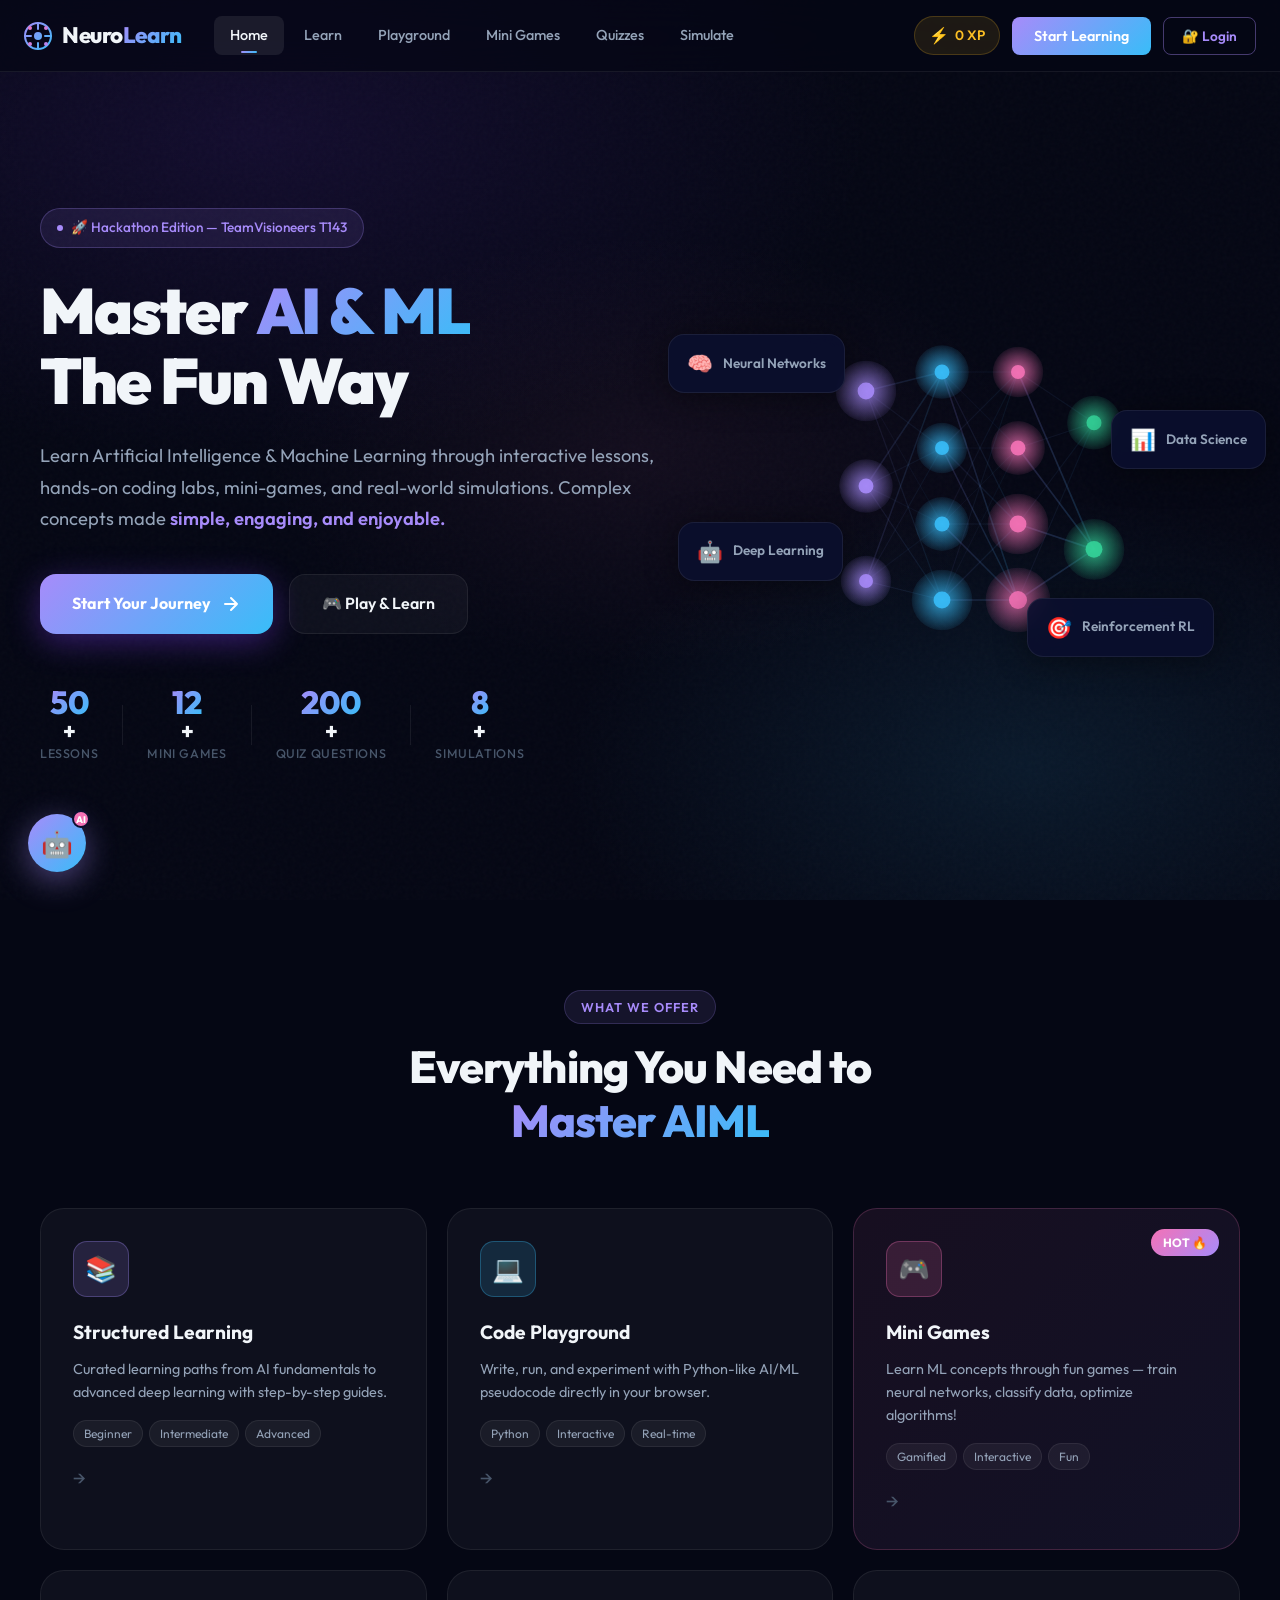
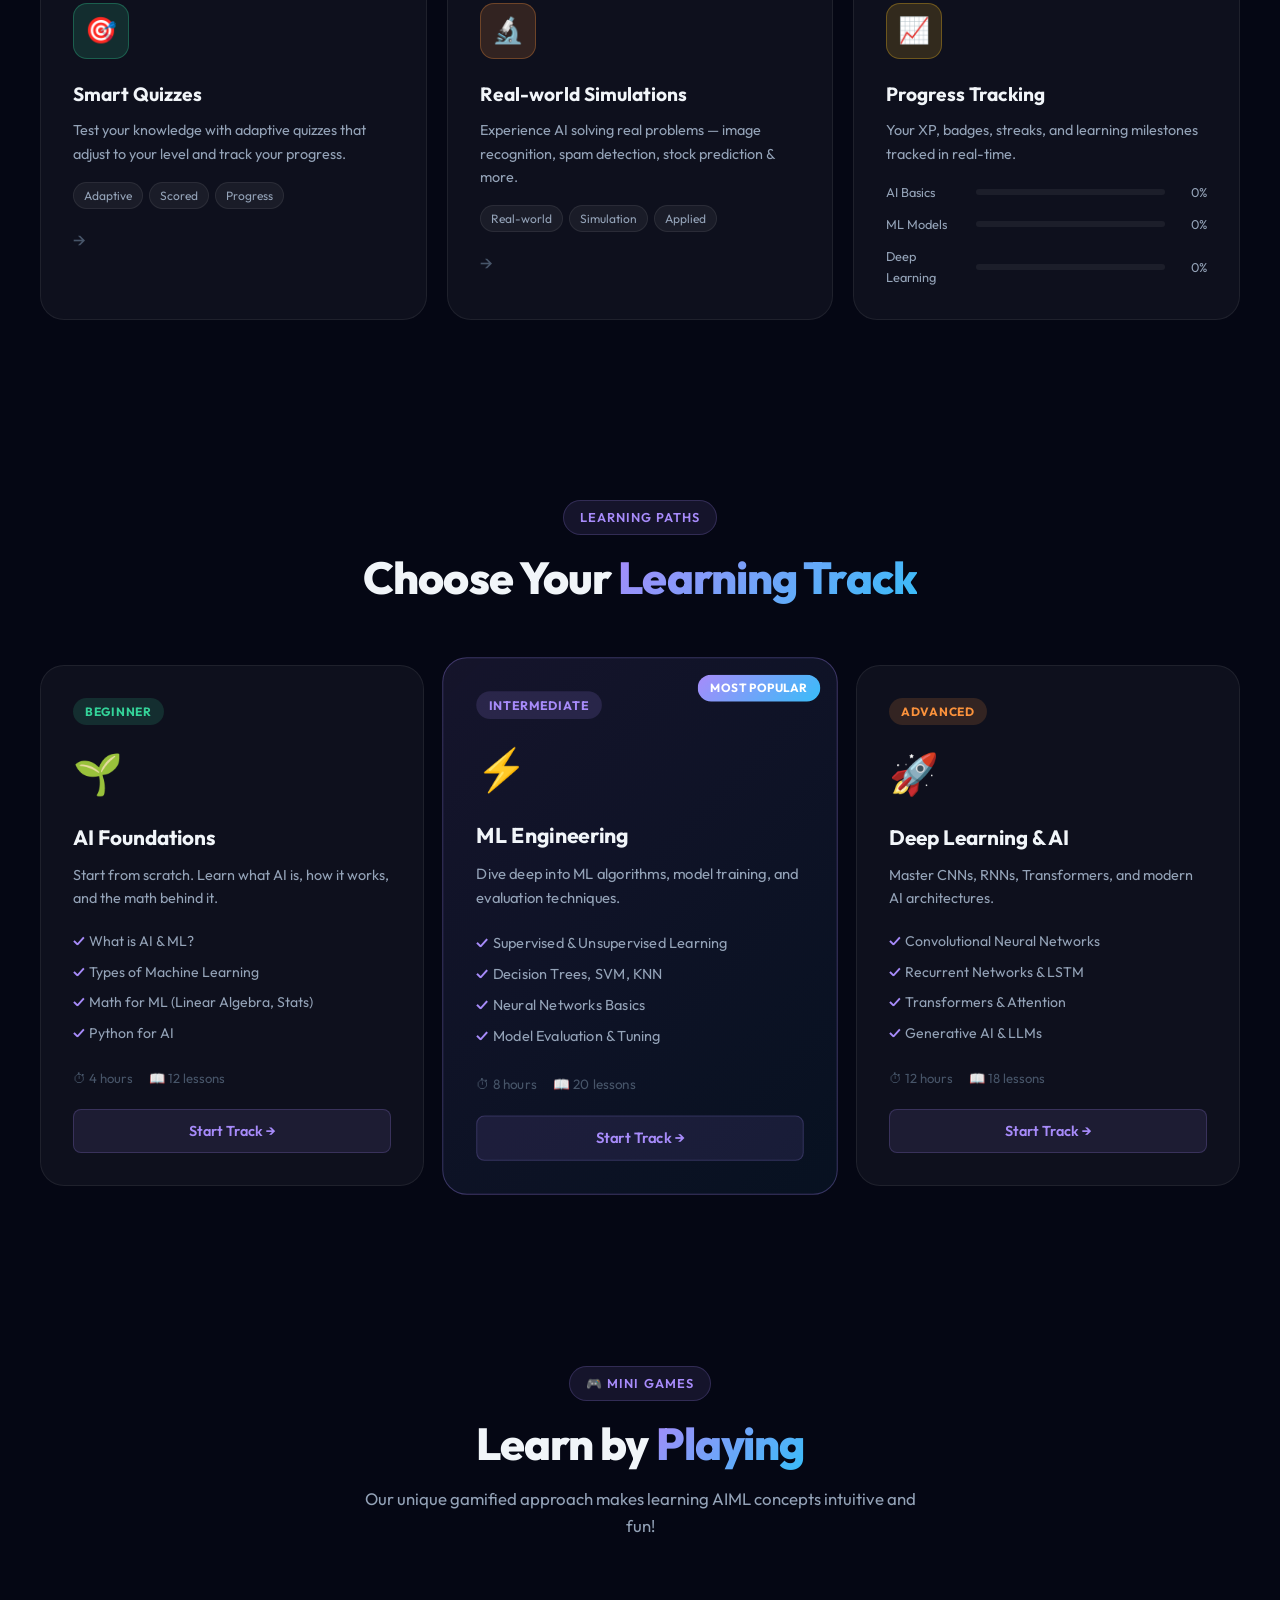
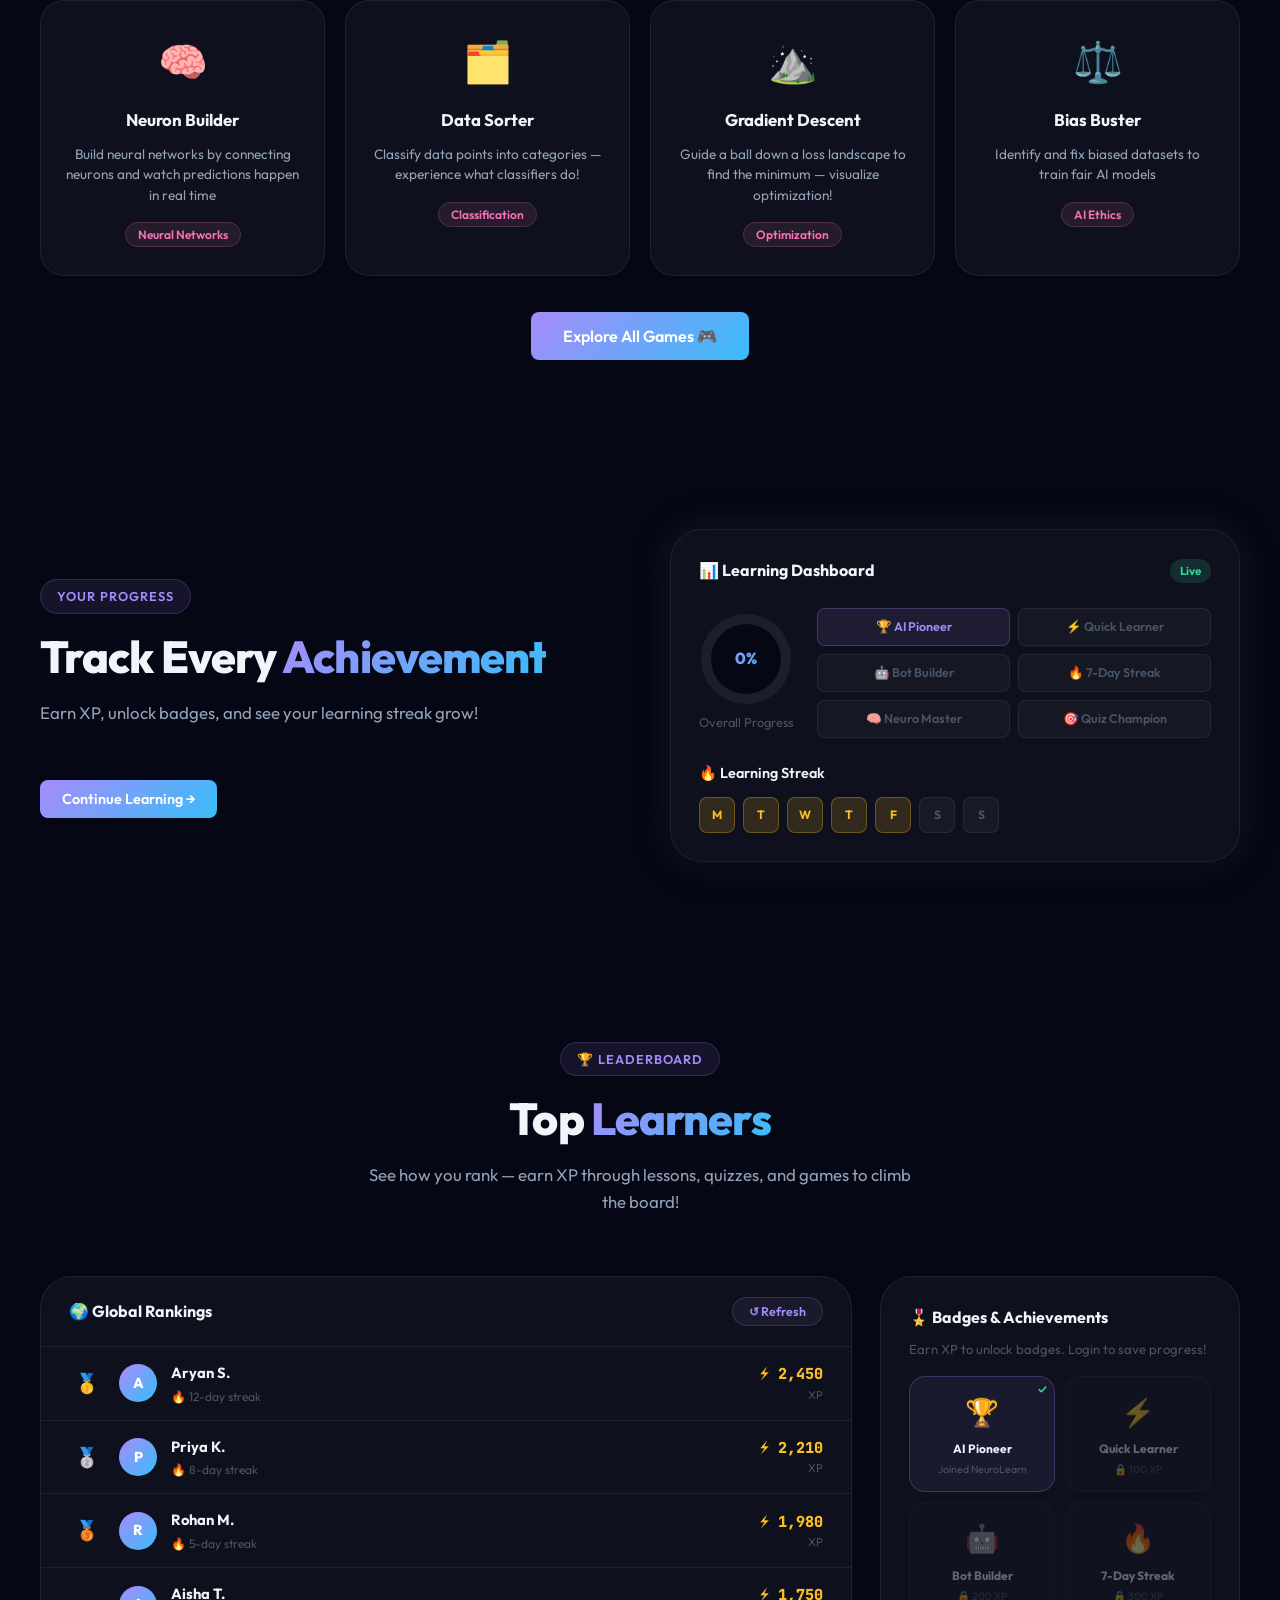
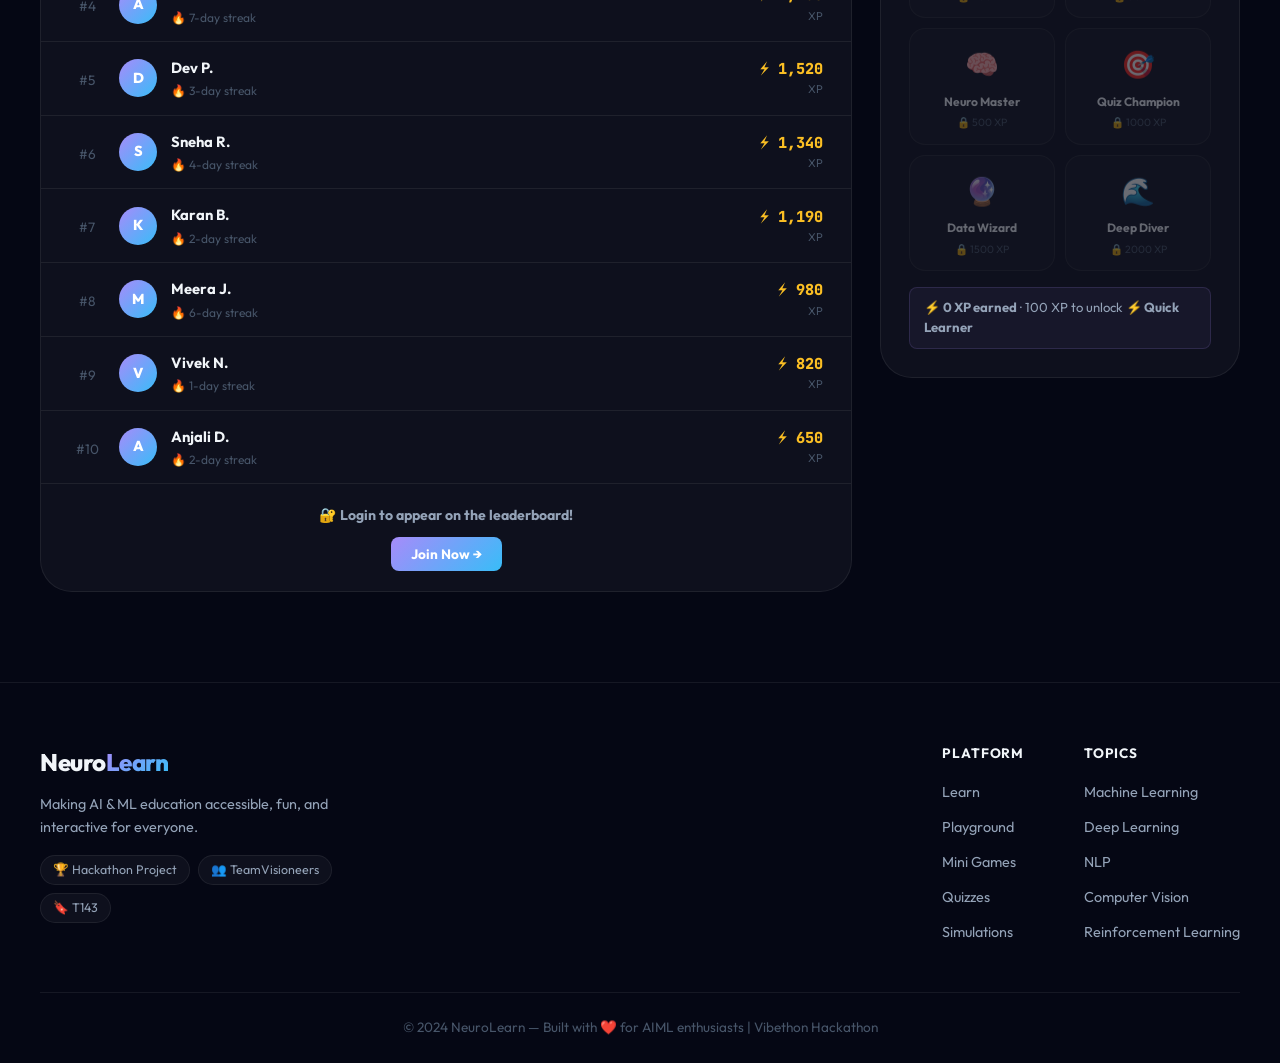
<file: index.html>
<!DOCTYPE html>
<html lang="en">

<head>
  <meta charset="UTF-8" />
  <meta name="viewport" content="width=device-width, initial-scale=1.0" />
  <title>NeuroLearn – All-in-One AIML Learning Platform</title>
  <meta name="description"
    content="Learn AI & Machine Learning interactively with courses, coding labs, mini-games, quizzes, and real-world simulations. Make AIML fun!" />
  <link rel="preconnect" href="https://fonts.googleapis.com" />
  <link rel="preconnect" href="https://fonts.gstatic.com" crossorigin />
  <link
    href="https://fonts.googleapis.com/css2?family=Outfit:wght@300;400;500;600;700;800;900&family=JetBrains+Mono:wght@400;600&display=swap"
    rel="stylesheet" />
  <link rel="stylesheet" href="css/style.css" />
</head>

<body>
  <!-- Animated Background -->
  <div class="bg-canvas" id="bgCanvas"></div>
  <div class="noise-overlay"></div>

  <!-- Navbar -->
  <nav class="navbar" id="navbar">
    <div class="nav-container">
      <a href="index.html" class="nav-logo">
        <div class="logo-icon">
          <svg width="28" height="28" viewBox="0 0 28 28" fill="none">
            <circle cx="14" cy="14" r="13" stroke="url(#lg1)" stroke-width="2" />
            <circle cx="14" cy="14" r="4" fill="url(#lg1)" />
            <path d="M14 1v6M14 21v6M1 14h6M21 14h6" stroke="url(#lg1)" stroke-width="2" stroke-linecap="round" />
            <circle cx="6" cy="6" r="2" fill="url(#lg2)" />
            <circle cx="22" cy="6" r="2" fill="url(#lg2)" />
            <circle cx="6" cy="22" r="2" fill="url(#lg2)" />
            <circle cx="22" cy="22" r="2" fill="url(#lg2)" />
            <defs>
              <linearGradient id="lg1" x1="0" y1="0" x2="28" y2="28" gradientUnits="userSpaceOnUse">
                <stop stop-color="#a78bfa" />
                <stop offset="1" stop-color="#38bdf8" />
              </linearGradient>
              <linearGradient id="lg2" x1="0" y1="0" x2="28" y2="28" gradientUnits="userSpaceOnUse">
                <stop stop-color="#f472b6" />
                <stop offset="1" stop-color="#a78bfa" />
              </linearGradient>
            </defs>
          </svg>
        </div>
        <span class="logo-text">Neuro<span class="logo-accent">Learn</span></span>
      </a>
      <div class="nav-links" id="navLinks">
        <a href="index.html" class="nav-link active" id="nav-home">Home</a>
        <a href="learn.html" class="nav-link" id="nav-learn">Learn</a>
        <a href="playground.html" class="nav-link" id="nav-playground">Playground</a>
        <a href="games.html" class="nav-link" id="nav-games">Mini Games</a>
        <a href="quiz.html" class="nav-link" id="nav-quiz">Quizzes</a>
        <a href="simulate.html" class="nav-link" id="nav-simulate">Simulate</a>
      </div>
      <div class="nav-actions">
        <div class="xp-badge" id="xpBadge">
          <span class="xp-icon">⚡</span>
          <span id="xpCount">0 XP</span>
        </div>
        <!-- Auth UI injected by main.js into .nav-actions -->
        <button class="btn-primary" id="startLearningBtn" onclick="window.location.href='learn.html'">Start
          Learning</button>
        <button class="hamburger" id="hamburger" aria-label="Toggle menu">
          <span></span><span></span><span></span>
        </button>
      </div>
    </div>
  </nav>

  <!-- Hero Section -->
  <section class="hero" id="hero">
    <div class="hero-content">
      <div class="hero-badge">
        <span class="badge-dot"></span>
        🚀 Hackathon Edition — TeamVisioneers T143
      </div>
      <h1 class="hero-title">
        Master <span class="gradient-text">AI & ML</span><br />
        The Fun Way
      </h1>
      <p class="hero-subtitle">
        Learn Artificial Intelligence & Machine Learning through interactive lessons,
        hands-on coding labs, mini-games, and real-world simulations.
        Complex concepts made <em>simple, engaging, and enjoyable.</em>
      </p>
      <div class="hero-actions">
        <a href="learn.html" class="btn-hero-primary">
          <span>Start Your Journey</span>
          <svg width="20" height="20" viewBox="0 0 20 20" fill="none">
            <path d="M4 10h12M10 4l6 6-6 6" stroke="currentColor" stroke-width="2" stroke-linecap="round"
              stroke-linejoin="round" />
          </svg>
        </a>
        <a href="games.html" class="btn-hero-secondary">
          <span>🎮 Play & Learn</span>
        </a>
      </div>
      <div class="hero-stats">
        <div class="stat-item">
          <span class="stat-num" data-target="50">0</span><span>+</span>
          <span class="stat-label">Lessons</span>
        </div>
        <div class="stat-divider"></div>
        <div class="stat-item">
          <span class="stat-num" data-target="12">0</span><span>+</span>
          <span class="stat-label">Mini Games</span>
        </div>
        <div class="stat-divider"></div>
        <div class="stat-item">
          <span class="stat-num" data-target="200">0</span><span>+</span>
          <span class="stat-label">Quiz Questions</span>
        </div>
        <div class="stat-divider"></div>
        <div class="stat-item">
          <span class="stat-num" data-target="8">0</span><span>+</span>
          <span class="stat-label">Simulations</span>
        </div>
      </div>
    </div>
    <div class="hero-visual">
      <div class="neural-viz" id="neuralViz"></div>
      <div class="floating-cards">
        <div class="float-card fc1">
          <div class="fc-icon">🧠</div>
          <div class="fc-text">Neural Networks</div>
        </div>
        <div class="float-card fc2">
          <div class="fc-icon">📊</div>
          <div class="fc-text">Data Science</div>
        </div>
        <div class="float-card fc3">
          <div class="fc-icon">🤖</div>
          <div class="fc-text">Deep Learning</div>
        </div>
        <div class="float-card fc4">
          <div class="fc-icon">🎯</div>
          <div class="fc-text">Reinforcement RL</div>
        </div>
      </div>
    </div>
  </section>

  <!-- Features Section -->
  <section class="features-section" id="features">
    <div class="section-header">
      <span class="section-tag">What We Offer</span>
      <h2 class="section-title">Everything You Need to<br /><span class="gradient-text">Master AIML</span></h2>
    </div>
    <div class="features-grid">
      <a href="learn.html" class="feature-card" id="feat-learn">
        <div class="feature-icon-wrap" style="--icon-color: #a78bfa;">
          <span class="feature-icon">📚</span>
        </div>
        <h3>Structured Learning</h3>
        <p>Curated learning paths from AI fundamentals to advanced deep learning with step-by-step guides.</p>
        <div class="feature-tags">
          <span>Beginner</span><span>Intermediate</span><span>Advanced</span>
        </div>
        <div class="feature-arrow">→</div>
      </a>
      <a href="playground.html" class="feature-card" id="feat-playground">
        <div class="feature-icon-wrap" style="--icon-color: #38bdf8;">
          <span class="feature-icon">💻</span>
        </div>
        <h3>Code Playground</h3>
        <p>Write, run, and experiment with Python-like AI/ML pseudocode directly in your browser.</p>
        <div class="feature-tags">
          <span>Python</span><span>Interactive</span><span>Real-time</span>
        </div>
        <div class="feature-arrow">→</div>
      </a>
      <a href="games.html" class="feature-card highlight-card" id="feat-games">
        <div class="feature-icon-wrap" style="--icon-color: #f472b6;">
          <span class="feature-icon">🎮</span>
        </div>
        <h3>Mini Games</h3>
        <p>Learn ML concepts through fun games — train neural networks, classify data, optimize algorithms!</p>
        <div class="feature-tags">
          <span>Gamified</span><span>Interactive</span><span>Fun</span>
        </div>
        <div class="feature-arrow">→</div>
        <div class="new-badge">HOT 🔥</div>
      </a>
      <a href="quiz.html" class="feature-card" id="feat-quiz">
        <div class="feature-icon-wrap" style="--icon-color: #34d399;">
          <span class="feature-icon">🎯</span>
        </div>
        <h3>Smart Quizzes</h3>
        <p>Test your knowledge with adaptive quizzes that adjust to your level and track your progress.</p>
        <div class="feature-tags">
          <span>Adaptive</span><span>Scored</span><span>Progress</span>
        </div>
        <div class="feature-arrow">→</div>
      </a>
      <a href="simulate.html" class="feature-card" id="feat-simulate">
        <div class="feature-icon-wrap" style="--icon-color: #fb923c;">
          <span class="feature-icon">🔬</span>
        </div>
        <h3>Real-world Simulations</h3>
        <p>Experience AI solving real problems — image recognition, spam detection, stock prediction & more.</p>
        <div class="feature-tags">
          <span>Real-world</span><span>Simulation</span><span>Applied</span>
        </div>
        <div class="feature-arrow">→</div>
      </a>
      <div class="feature-card progress-card" id="feat-progress">
        <div class="feature-icon-wrap" style="--icon-color: #fbbf24;">
          <span class="feature-icon">📈</span>
        </div>
        <h3>Progress Tracking</h3>
        <p>Your XP, badges, streaks, and learning milestones tracked in real-time.</p>
        <div class="progress-mini">
          <div class="prog-bar-wrap">
            <span>AI Basics</span>
            <div class="prog-bar">
              <div class="prog-fill" style="width: 75%"></div>
            </div>
            <span>75%</span>
          </div>
          <div class="prog-bar-wrap">
            <span>ML Models</span>
            <div class="prog-bar">
              <div class="prog-fill" style="width: 45%; --fill-color: #38bdf8;"></div>
            </div>
            <span>45%</span>
          </div>
          <div class="prog-bar-wrap">
            <span>Deep Learning</span>
            <div class="prog-bar">
              <div class="prog-fill" style="width: 20%; --fill-color: #f472b6;"></div>
            </div>
            <span>20%</span>
          </div>
        </div>
      </div>
    </div>
  </section>

  <!-- Learning Paths Section -->
  <section class="paths-section">
    <div class="section-header">
      <span class="section-tag">Learning Paths</span>
      <h2 class="section-title">Choose Your <span class="gradient-text">Learning Track</span></h2>
    </div>
    <div class="paths-grid">
      <div class="path-card" onclick="window.location.href='learn.html?track=beginner'">
        <div class="path-level beginner">Beginner</div>
        <div class="path-icon">🌱</div>
        <h3>AI Foundations</h3>
        <p>Start from scratch. Learn what AI is, how it works, and the math behind it.</p>
        <ul class="path-topics">
          <li>What is AI & ML?</li>
          <li>Types of Machine Learning</li>
          <li>Math for ML (Linear Algebra, Stats)</li>
          <li>Python for AI</li>
        </ul>
        <div class="path-meta">
          <span>⏱ 4 hours</span>
          <span>📖 12 lessons</span>
        </div>
        <button class="path-btn">Start Track →</button>
      </div>
      <div class="path-card featured-path" onclick="window.location.href='learn.html?track=intermediate'">
        <div class="path-best">Most Popular</div>
        <div class="path-level intermediate">Intermediate</div>
        <div class="path-icon">⚡</div>
        <h3>ML Engineering</h3>
        <p>Dive deep into ML algorithms, model training, and evaluation techniques.</p>
        <ul class="path-topics">
          <li>Supervised & Unsupervised Learning</li>
          <li>Decision Trees, SVM, KNN</li>
          <li>Neural Networks Basics</li>
          <li>Model Evaluation & Tuning</li>
        </ul>
        <div class="path-meta">
          <span>⏱ 8 hours</span>
          <span>📖 20 lessons</span>
        </div>
        <button class="path-btn">Start Track →</button>
      </div>
      <div class="path-card" onclick="window.location.href='learn.html?track=advanced'">
        <div class="path-level advanced">Advanced</div>
        <div class="path-icon">🚀</div>
        <h3>Deep Learning & AI</h3>
        <p>Master CNNs, RNNs, Transformers, and modern AI architectures.</p>
        <ul class="path-topics">
          <li>Convolutional Neural Networks</li>
          <li>Recurrent Networks & LSTM</li>
          <li>Transformers & Attention</li>
          <li>Generative AI & LLMs</li>
        </ul>
        <div class="path-meta">
          <span>⏱ 12 hours</span>
          <span>📖 18 lessons</span>
        </div>
        <button class="path-btn">Start Track →</button>
      </div>
    </div>
  </section>

  <!-- Mini Games Preview -->
  <section class="games-preview-section">
    <div class="section-header">
      <span class="section-tag">🎮 Mini Games</span>
      <h2 class="section-title">Learn by <span class="gradient-text">Playing</span></h2>
      <p class="section-desc">Our unique gamified approach makes learning AIML concepts intuitive and fun!</p>
    </div>
    <div class="games-preview-grid">
      <div class="game-preview-card" onclick="window.location.href='games.html#neuron-builder'">
        <div class="gp-icon">🧠</div>
        <h4>Neuron Builder</h4>
        <p>Build neural networks by connecting neurons and watch predictions happen in real time</p>
        <div class="gp-tags"><span>Neural Networks</span></div>
      </div>
      <div class="game-preview-card" onclick="window.location.href='games.html#data-sorter'">
        <div class="gp-icon">🗂️</div>
        <h4>Data Sorter</h4>
        <p>Classify data points into categories — experience what classifiers do!</p>
        <div class="gp-tags"><span>Classification</span></div>
      </div>
      <div class="game-preview-card" onclick="window.location.href='games.html#gradient-descent'">
        <div class="gp-icon">⛰️</div>
        <h4>Gradient Descent</h4>
        <p>Guide a ball down a loss landscape to find the minimum — visualize optimization!</p>
        <div class="gp-tags"><span>Optimization</span></div>
      </div>
      <div class="game-preview-card" onclick="window.location.href='games.html#bias-buster'">
        <div class="gp-icon">⚖️</div>
        <h4>Bias Buster</h4>
        <p>Identify and fix biased datasets to train fair AI models</p>
        <div class="gp-tags"><span>AI Ethics</span></div>
      </div>
    </div>
    <div class="section-cta">
      <a href="games.html" class="btn-primary btn-large">Explore All Games 🎮</a>
    </div>
  </section>

  <!-- Progress Dashboard Preview -->
  <section class="dashboard-section" id="dashboard">
    <div class="dash-content">
      <div class="section-header" style="text-align:left; align-items:flex-start;">
        <span class="section-tag">Your Progress</span>
        <h2 class="section-title">Track Every <span class="gradient-text">Achievement</span></h2>
        <p class="section-desc">Earn XP, unlock badges, and see your learning streak grow!</p>
      </div>
      <div class="dash-actions">
        <a href="learn.html" class="btn-primary">Continue Learning →</a>
      </div>
    </div>
    <div class="dash-widget">
      <div class="widget-header">
        <span>📊 Learning Dashboard</span>
        <span class="widget-tag">Live</span>
      </div>
      <div class="widget-stats">
        <div class="ws-item">
          <div class="ws-circle" style="--pct: 65%;">
            <span>65%</span>
          </div>
          <span>Overall Progress</span>
        </div>
        <div class="ws-badges">
          <div class="badge-item earned">🏆 AI Pioneer</div>
          <div class="badge-item earned">⚡ Quick Learner</div>
          <div class="badge-item earned">🧠 Neuro Master</div>
          <div class="badge-item">🔥 7-Day Streak</div>
          <div class="badge-item">🎯 Quiz Champion</div>
          <div class="badge-item">🤖 Bot Builder</div>
        </div>
      </div>
      <div class="streak-bar">
        <span>🔥 Learning Streak</span>
        <div class="streak-days">
          <div class="sd active">M</div>
          <div class="sd active">T</div>
          <div class="sd active">W</div>
          <div class="sd active">T</div>
          <div class="sd active">F</div>
          <div class="sd">S</div>
          <div class="sd">S</div>
        </div>
      </div>
    </div>
  </section>

  <!-- ============================================
       LEADERBOARD & BADGES SECTION (Req 3.8)
       ============================================ -->
  <section class="leaderboard-section" id="leaderboard" style="position:relative;z-index:1;">
    <div class="section-header">
      <span class="section-tag">🏆 Leaderboard</span>
      <h2 class="section-title">Top <span class="gradient-text">Learners</span></h2>
      <p class="section-desc">See how you rank — earn XP through lessons, quizzes, and games to climb the board!</p>
    </div>
    <div class="lb-container">
      <!-- Rankings List -->
      <div class="lb-list-wrap">
        <div class="lb-list-header">
          <h3>🌍 Global Rankings</h3>
          <button class="lb-refresh" onclick="renderLeaderboard()">↺ Refresh</button>
        </div>
        <div id="leaderboardList">
          <div style="padding:24px;text-align:center;color:var(--text-muted);font-size:0.88rem">Loading leaderboard...
          </div>
        </div>
        <div class="lb-login-prompt" id="lbLoginPrompt" style="display:none">
          <p>🔐 <strong>Login to appear on the leaderboard!</strong></p>
          <button class="lb-login-btn" onclick="openAuth('register')">Join Now →</button>
        </div>
      </div>
      <!-- Badges Showcase -->
      <div class="badge-showcase">
        <h3>🎖️ Badges &amp; Achievements</h3>
        <p style="font-size:0.82rem;color:var(--text-muted);margin-bottom:16px">Earn XP to unlock badges. Login to save
          progress!</p>
        <div class="bs-grid" id="badgeGrid">Loading...</div>
        <div class="bs-xp-info" id="bsXpInfo" style="margin-top:16px"></div>
      </div>
    </div>
  </section>

  <!-- Footer -->
  <footer class="footer">
    <div class="footer-content">
      <div class="footer-brand">
        <span class="logo-text">Neuro<span class="logo-accent">Learn</span></span>
        <p>Making AI & ML education accessible, fun, and interactive for everyone.</p>
        <div class="footer-badges">
          <span>🏆 Hackathon Project</span>
          <span>👥 TeamVisioneers</span>
          <span>🔖 T143</span>
        </div>
      </div>
      <div class="footer-links">
        <div class="fl-group">
          <h4>Platform</h4>
          <a href="learn.html">Learn</a>
          <a href="playground.html">Playground</a>
          <a href="games.html">Mini Games</a>
          <a href="quiz.html">Quizzes</a>
          <a href="simulate.html">Simulations</a>
        </div>
        <div class="fl-group">
          <h4>Topics</h4>
          <a href="learn.html?topic=ml">Machine Learning</a>
          <a href="learn.html?topic=dl">Deep Learning</a>
          <a href="learn.html?topic=nlp">NLP</a>
          <a href="learn.html?topic=cv">Computer Vision</a>
          <a href="learn.html?topic=rl">Reinforcement Learning</a>
        </div>
      </div>
    </div>
    <div class="footer-bottom">
      <p>© 2024 NeuroLearn — Built with ❤️ for AIML enthusiasts | Vibethon Hackathon</p>
    </div>
  </footer>

  <script src="js/main.js"></script>
  <script src="js/home.js"></script>
  <script src="js/chatbot.js"></script>
</body>

</html>
</file>
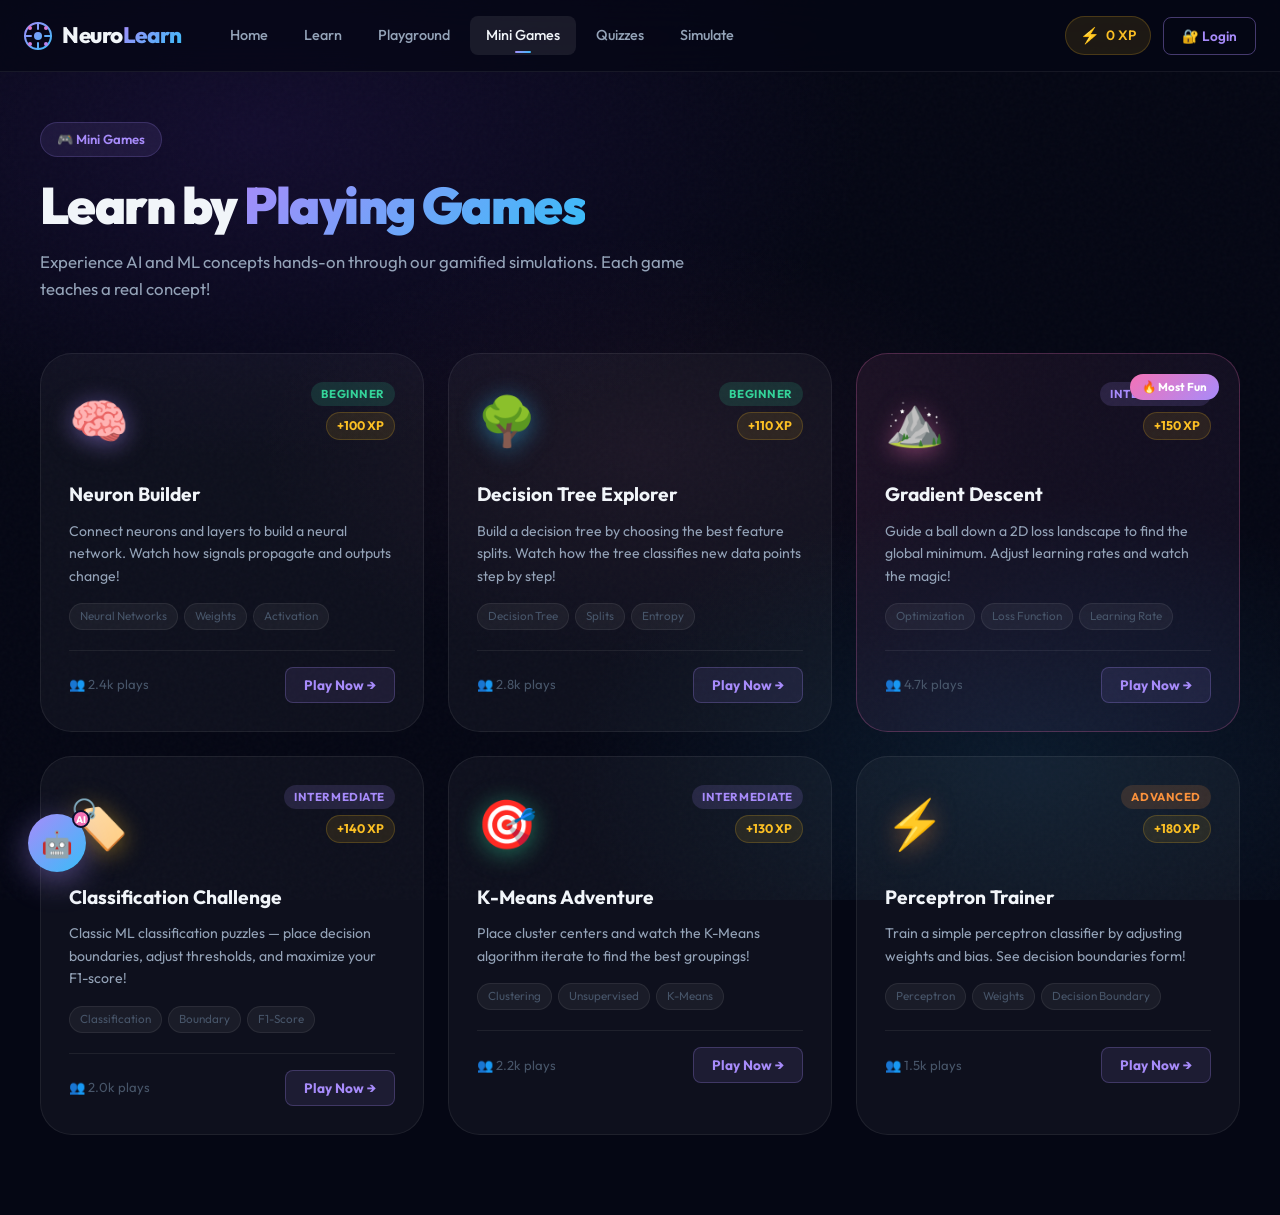
<file: games.html>
<!DOCTYPE html>
<html lang="en">

<head>
  <meta charset="UTF-8" />
  <meta name="viewport" content="width=device-width, initial-scale=1.0" />
  <title>Mini Games – NeuroLearn</title>
  <meta name="description"
    content="Learn AI and ML through fun interactive mini-games. Build neural networks, classify data, optimize algorithms, and more!" />
  <link
    href="https://fonts.googleapis.com/css2?family=Outfit:wght@300;400;500;600;700;800;900&family=JetBrains+Mono:wght@400;600&display=swap"
    rel="stylesheet" />
  <link rel="stylesheet" href="css/style.css" />
  <link rel="stylesheet" href="css/games.css" />
</head>

<body>
  <div class="bg-canvas"></div>
  <div class="noise-overlay"></div>
  <nav class="navbar" id="navbar">
    <div class="nav-container">
      <a href="index.html" class="nav-logo">
        <div class="logo-icon"><svg width="28" height="28" viewBox="0 0 28 28" fill="none">
            <circle cx="14" cy="14" r="13" stroke="url(#lg1)" stroke-width="2" />
            <circle cx="14" cy="14" r="4" fill="url(#lg1)" />
            <path d="M14 1v6M14 21v6M1 14h6M21 14h6" stroke="url(#lg1)" stroke-width="2" stroke-linecap="round" />
            <circle cx="6" cy="6" r="2" fill="url(#lg2)" />
            <circle cx="22" cy="6" r="2" fill="url(#lg2)" />
            <circle cx="6" cy="22" r="2" fill="url(#lg2)" />
            <circle cx="22" cy="22" r="2" fill="url(#lg2)" />
            <defs>
              <linearGradient id="lg1" x1="0" y1="0" x2="28" y2="28" gradientUnits="userSpaceOnUse">
                <stop stop-color="#a78bfa" />
                <stop offset="1" stop-color="#38bdf8" />
              </linearGradient>
              <linearGradient id="lg2" x1="0" y1="0" x2="28" y2="28" gradientUnits="userSpaceOnUse">
                <stop stop-color="#f472b6" />
                <stop offset="1" stop-color="#a78bfa" />
              </linearGradient>
            </defs>
          </svg></div>
        <span class="logo-text">Neuro<span class="logo-accent">Learn</span></span>
      </a>
      <div class="nav-links" id="navLinks">
        <a href="index.html" class="nav-link" id="nav-home">Home</a>
        <a href="learn.html" class="nav-link" id="nav-learn">Learn</a>
        <a href="playground.html" class="nav-link" id="nav-playground">Playground</a>
        <a href="games.html" class="nav-link active" id="nav-games">Mini Games</a>
        <a href="quiz.html" class="nav-link" id="nav-quiz">Quizzes</a>
        <a href="simulate.html" class="nav-link" id="nav-simulate">Simulate</a>
      </div>
      <div class="nav-actions">
        <div class="xp-badge" id="xpBadge"><span class="xp-icon">⚡</span><span id="xpCount">0 XP</span></div>
        <button class="hamburger" id="hamburger"><span></span><span></span><span></span></button>
      </div>
    </div>
  </nav>

  <div class="page-hero">
    <div class="page-hero-content">
      <div class="page-tag">🎮 Mini Games</div>
      <h1 class="page-title">Learn by <span class="gradient-text">Playing Games</span></h1>
      <p class="page-subtitle">Experience AI and ML concepts hands-on through our gamified simulations. Each game
        teaches a real concept!</p>
    </div>
  </div>

  <!-- Games Hub -->
  <div class="games-hub" id="games-hub">
    <!-- Game Cards Grid -->
    <div class="games-grid container" id="gamesGrid">

      <!-- Game 1: Neuron Builder -->
      <div class="game-card" id="neuron-builder" onclick="launchGame('neuron-builder')">
        <div class="gc-header" style="--gc-color: #a78bfa;">
          <div class="gc-icon">🧠</div>
          <div class="gc-badges">
            <span class="gc-diff beginner">Beginner</span>
            <span class="gc-xp">+100 XP</span>
          </div>
        </div>
        <h3>Neuron Builder</h3>
        <p>Connect neurons and layers to build a neural network. Watch how signals propagate and outputs change!</p>
        <div class="gc-tags">
          <span>Neural Networks</span>
          <span>Weights</span>
          <span>Activation</span>
        </div>
        <div class="gc-footer">
          <span class="gc-plays">👥 2.4k plays</span>
          <button class="gc-btn">Play Now →</button>
        </div>
      </div>

      <!-- Game 2: Decision Tree Explorer -->
      <div class="game-card" id="decision-tree" onclick="launchGame('decision-tree')">
        <div class="gc-header" style="--gc-color: #38bdf8;">
          <div class="gc-icon">🌳</div>
          <div class="gc-badges">
            <span class="gc-diff beginner">Beginner</span>
            <span class="gc-xp">+110 XP</span>
          </div>
        </div>
        <h3>Decision Tree Explorer</h3>
        <p>Build a decision tree by choosing the best feature splits. Watch how the tree classifies new data points step
          by step!</p>
        <div class="gc-tags">
          <span>Decision Tree</span>
          <span>Splits</span>
          <span>Entropy</span>
        </div>
        <div class="gc-footer">
          <span class="gc-plays">👥 2.8k plays</span>
          <button class="gc-btn">Play Now →</button>
        </div>
      </div>

      <!-- Game 3: Gradient Descent -->
      <div class="game-card featured-game" id="gradient-descent" onclick="launchGame('gradient-descent')">
        <div class="gc-badge-top">🔥 Most Fun</div>
        <div class="gc-header" style="--gc-color: #f472b6;">
          <div class="gc-icon">⛰️</div>
          <div class="gc-badges">
            <span class="gc-diff intermediate">Intermediate</span>
            <span class="gc-xp">+150 XP</span>
          </div>
        </div>
        <h3>Gradient Descent</h3>
        <p>Guide a ball down a 2D loss landscape to find the global minimum. Adjust learning rates and watch the magic!
        </p>
        <div class="gc-tags">
          <span>Optimization</span>
          <span>Loss Function</span>
          <span>Learning Rate</span>
        </div>
        <div class="gc-footer">
          <span class="gc-plays">👥 4.7k plays</span>
          <button class="gc-btn">Play Now →</button>
        </div>
      </div>

      <!-- Game 4: Classification Challenge -->
      <div class="game-card" id="classification-challenge" onclick="launchGame('classification-challenge')">
        <div class="gc-header" style="--gc-color: #fbbf24;">
          <div class="gc-icon">🏷️</div>
          <div class="gc-badges">
            <span class="gc-diff intermediate">Intermediate</span>
            <span class="gc-xp">+140 XP</span>
          </div>
        </div>
        <h3>Classification Challenge</h3>
        <p>Classic ML classification puzzles — place decision boundaries, adjust thresholds, and maximize your F1-score!
        </p>
        <div class="gc-tags">
          <span>Classification</span>
          <span>Boundary</span>
          <span>F1-Score</span>
        </div>
        <div class="gc-footer">
          <span class="gc-plays">👥 2.0k plays</span>
          <button class="gc-btn">Play Now →</button>
        </div>
      </div>

      <!-- Game 5: K-Means Adventure -->
      <div class="game-card" id="kmeans" onclick="launchGame('kmeans')">
        <div class="gc-header" style="--gc-color: #34d399;">
          <div class="gc-icon">🎯</div>
          <div class="gc-badges">
            <span class="gc-diff intermediate">Intermediate</span>
            <span class="gc-xp">+130 XP</span>
          </div>
        </div>
        <h3>K-Means Adventure</h3>
        <p>Place cluster centers and watch the K-Means algorithm iterate to find the best groupings!</p>
        <div class="gc-tags">
          <span>Clustering</span>
          <span>Unsupervised</span>
          <span>K-Means</span>
        </div>
        <div class="gc-footer">
          <span class="gc-plays">👥 2.2k plays</span>
          <button class="gc-btn">Play Now →</button>
        </div>
      </div>

      <!-- Game 6: Perceptron Trainer -->
      <div class="game-card" id="perceptron" onclick="launchGame('perceptron')">
        <div class="gc-header" style="--gc-color: #fb923c;">
          <div class="gc-icon">⚡</div>
          <div class="gc-badges">
            <span class="gc-diff advanced">Advanced</span>
            <span class="gc-xp">+180 XP</span>
          </div>
        </div>
        <h3>Perceptron Trainer</h3>
        <p>Train a simple perceptron classifier by adjusting weights and bias. See decision boundaries form!</p>
        <div class="gc-tags">
          <span>Perceptron</span>
          <span>Weights</span>
          <span>Decision Boundary</span>
        </div>
        <div class="gc-footer">
          <span class="gc-plays">👥 1.5k plays</span>
          <button class="gc-btn">Play Now →</button>
        </div>
      </div>

    </div>
  </div>

  <!-- Game Modals -->
  <div class="game-modal-overlay" id="gameModal" style="display:none">
    <div class="game-modal" id="gameModalBox">
      <div class="gm-header">
        <h2 id="gameModalTitle">Game Title</h2>
        <button class="gm-close" onclick="closeGame()">✕</button>
      </div>
      <div class="gm-body" id="gameBody">
        <!-- Game renders here -->
      </div>
    </div>
  </div>

  <script src="js/main.js"></script>
  <script src="js/games.js"></script>
  <script src="js/chatbot.js"></script>
</body>

</html>
</file>
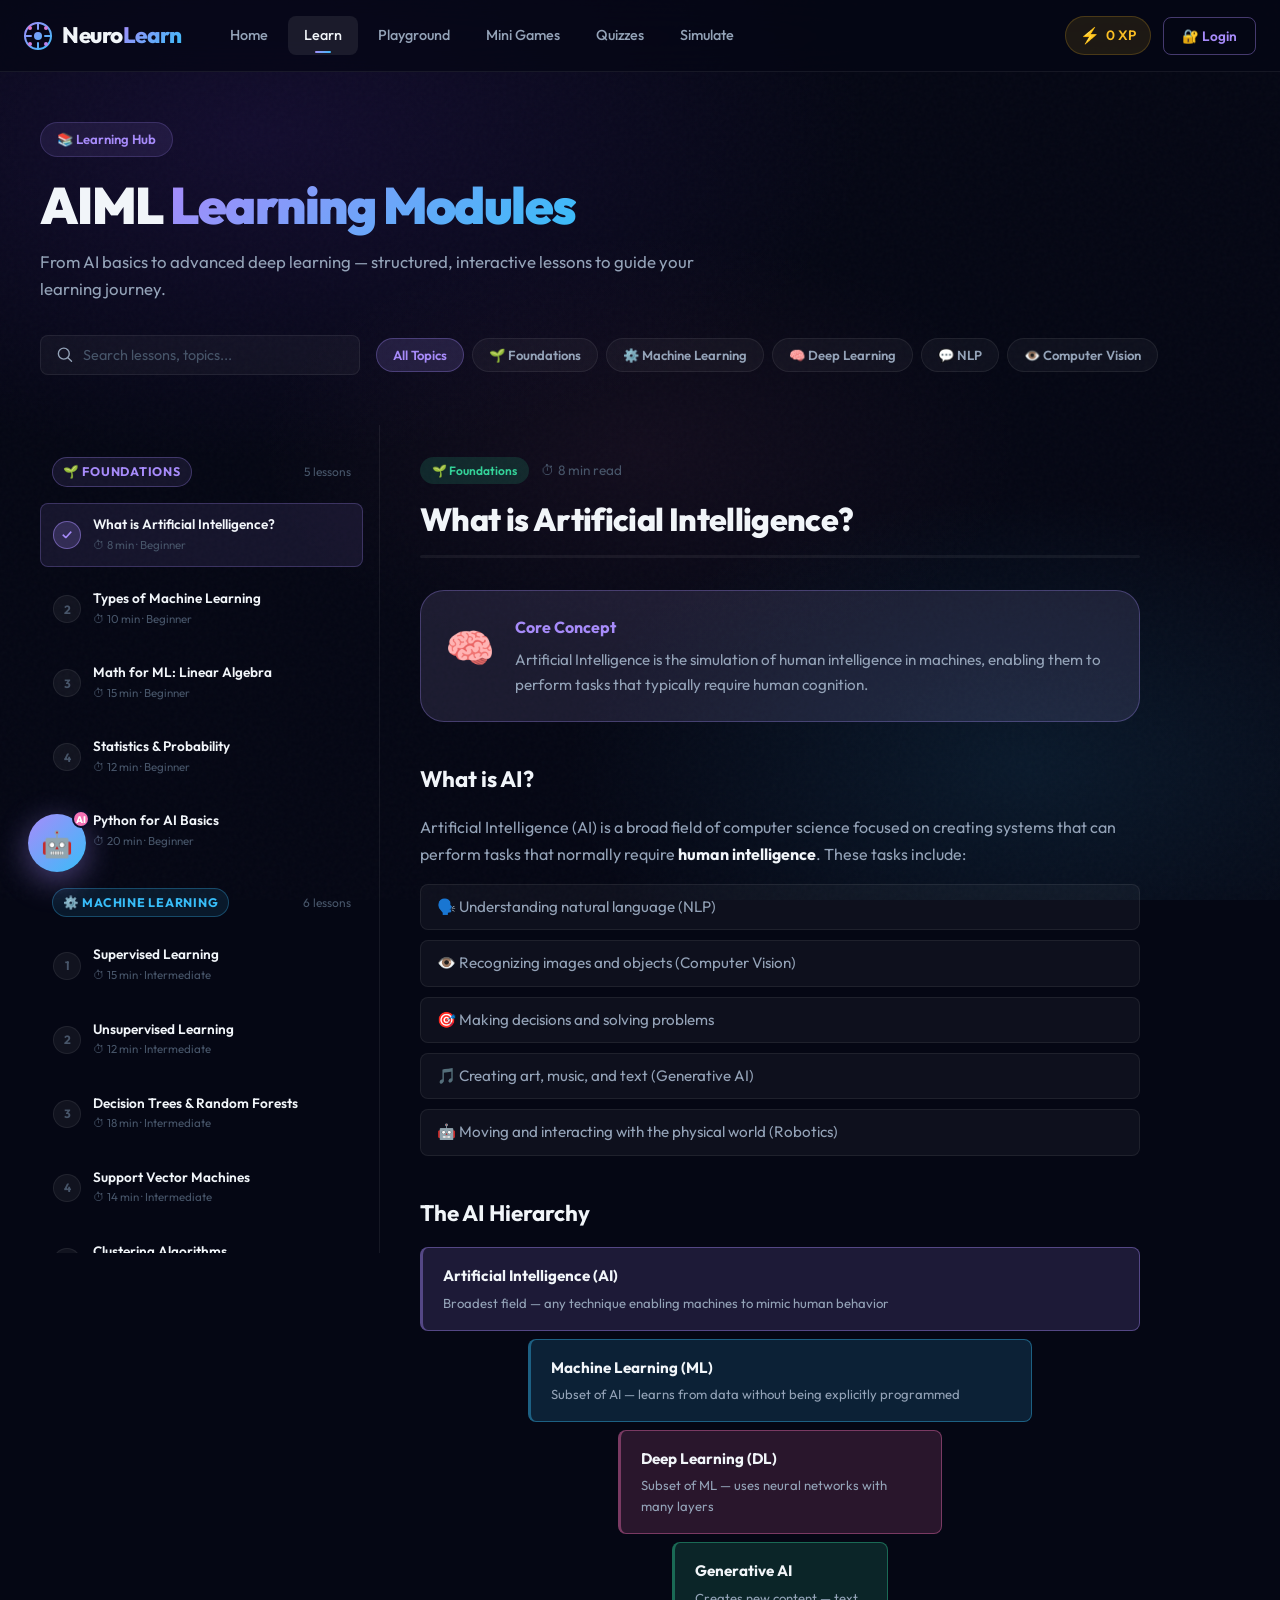
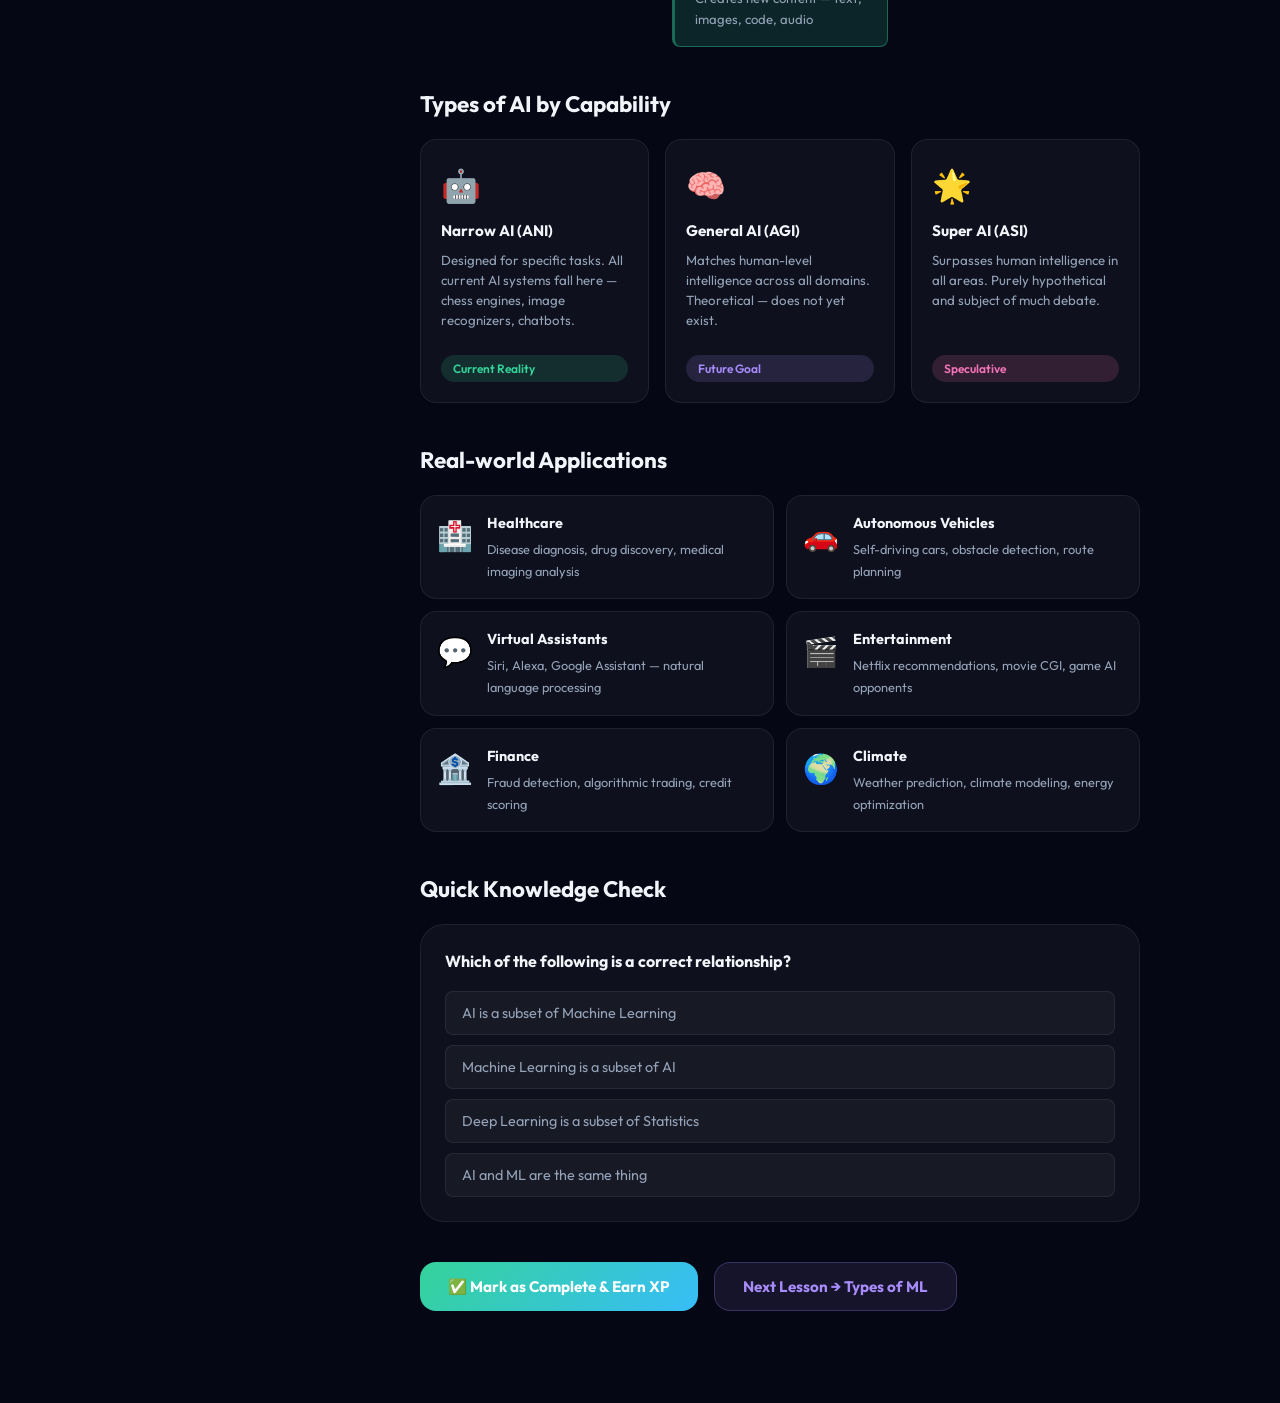
<file: learn.html>
<!DOCTYPE html>
<html lang="en">

<head>
  <meta charset="UTF-8" />
  <meta name="viewport" content="width=device-width, initial-scale=1.0" />
  <title>Learn AI & ML – NeuroLearn</title>
  <meta name="description"
    content="Structured AIML learning with interactive lessons on AI foundations, machine learning, deep learning, NLP, and computer vision." />
  <link
    href="https://fonts.googleapis.com/css2?family=Outfit:wght@300;400;500;600;700;800;900&family=JetBrains+Mono:wght@400;600&display=swap"
    rel="stylesheet" />
  <link rel="stylesheet" href="css/style.css" />
  <link rel="stylesheet" href="css/learn.css" />
</head>

<body>
  <div class="bg-canvas"></div>
  <div class="noise-overlay"></div>
  <nav class="navbar" id="navbar">
    <div class="nav-container">
      <a href="index.html" class="nav-logo">
        <div class="logo-icon"><svg width="28" height="28" viewBox="0 0 28 28" fill="none">
            <circle cx="14" cy="14" r="13" stroke="url(#lg1)" stroke-width="2" />
            <circle cx="14" cy="14" r="4" fill="url(#lg1)" />
            <path d="M14 1v6M14 21v6M1 14h6M21 14h6" stroke="url(#lg1)" stroke-width="2" stroke-linecap="round" />
            <circle cx="6" cy="6" r="2" fill="url(#lg2)" />
            <circle cx="22" cy="6" r="2" fill="url(#lg2)" />
            <circle cx="6" cy="22" r="2" fill="url(#lg2)" />
            <circle cx="22" cy="22" r="2" fill="url(#lg2)" />
            <defs>
              <linearGradient id="lg1" x1="0" y1="0" x2="28" y2="28" gradientUnits="userSpaceOnUse">
                <stop stop-color="#a78bfa" />
                <stop offset="1" stop-color="#38bdf8" />
              </linearGradient>
              <linearGradient id="lg2" x1="0" y1="0" x2="28" y2="28" gradientUnits="userSpaceOnUse">
                <stop stop-color="#f472b6" />
                <stop offset="1" stop-color="#a78bfa" />
              </linearGradient>
            </defs>
          </svg></div>
        <span class="logo-text">Neuro<span class="logo-accent">Learn</span></span>
      </a>
      <div class="nav-links" id="navLinks">
        <a href="index.html" class="nav-link" id="nav-home">Home</a>
        <a href="learn.html" class="nav-link active" id="nav-learn">Learn</a>
        <a href="playground.html" class="nav-link" id="nav-playground">Playground</a>
        <a href="games.html" class="nav-link" id="nav-games">Mini Games</a>
        <a href="quiz.html" class="nav-link" id="nav-quiz">Quizzes</a>
        <a href="simulate.html" class="nav-link" id="nav-simulate">Simulate</a>
      </div>
      <div class="nav-actions">
        <div class="xp-badge" id="xpBadge"><span class="xp-icon">⚡</span><span id="xpCount">0 XP</span></div>
        <button class="hamburger" id="hamburger"><span></span><span></span><span></span></button>
      </div>
    </div>
  </nav>

  <!-- Page Hero -->
  <div class="page-hero">
    <div class="page-hero-content">
      <div class="page-tag">📚 Learning Hub</div>
      <h1 class="page-title">AIML <span class="gradient-text">Learning Modules</span></h1>
      <p class="page-subtitle">From AI basics to advanced deep learning — structured, interactive lessons to guide your
        learning journey.</p>
    </div>
    <!-- Search & Filter Bar -->
    <div class="learn-controls">
      <div class="search-box">
        <svg width="18" height="18" viewBox="0 0 18 18" fill="none">
          <circle cx="7.5" cy="7.5" r="6" stroke="#94a3b8" stroke-width="1.5" />
          <path d="M12 12l4 4" stroke="#94a3b8" stroke-width="1.5" stroke-linecap="round" />
        </svg>
        <input type="text" id="searchInput" placeholder="Search lessons, topics..." />
      </div>
      <div class="filter-tabs" id="filterTabs">
        <button class="filter-tab active" data-filter="all">All Topics</button>
        <button class="filter-tab" data-filter="foundations">🌱 Foundations</button>
        <button class="filter-tab" data-filter="ml">⚙️ Machine Learning</button>
        <button class="filter-tab" data-filter="dl">🧠 Deep Learning</button>
        <button class="filter-tab" data-filter="nlp">💬 NLP</button>
        <button class="filter-tab" data-filter="cv">👁️ Computer Vision</button>
      </div>
    </div>
  </div>

  <!-- Modules Container -->
  <div class="learn-container" id="learnContainer">
    <!-- Left: Module List -->
    <aside class="modules-sidebar" id="modulesSidebar">
      <div class="sidebar-section">
        <div class="ss-header">
          <span class="ss-tag">🌱 Foundations</span>
          <span class="ss-count">5 lessons</span>
        </div>
        <div class="lesson-list" data-category="foundations">
          <div class="lesson-item active" data-lesson="what-is-ai" onclick="loadLesson('what-is-ai')">
            <div class="li-status done">✓</div>
            <div class="li-info">
              <span class="li-title">What is Artificial Intelligence?</span>
              <span class="li-meta">⏱ 8 min · Beginner</span>
            </div>
          </div>
          <div class="lesson-item" data-lesson="ml-types" onclick="loadLesson('ml-types')">
            <div class="li-status">2</div>
            <div class="li-info">
              <span class="li-title">Types of Machine Learning</span>
              <span class="li-meta">⏱ 10 min · Beginner</span>
            </div>
          </div>
          <div class="lesson-item" data-lesson="math-for-ml" onclick="loadLesson('math-for-ml')">
            <div class="li-status">3</div>
            <div class="li-info">
              <span class="li-title">Math for ML: Linear Algebra</span>
              <span class="li-meta">⏱ 15 min · Beginner</span>
            </div>
          </div>
          <div class="lesson-item" data-lesson="stats-probability" onclick="loadLesson('stats-probability')">
            <div class="li-status">4</div>
            <div class="li-info">
              <span class="li-title">Statistics & Probability</span>
              <span class="li-meta">⏱ 12 min · Beginner</span>
            </div>
          </div>
          <div class="lesson-item" data-lesson="python-ai" onclick="loadLesson('python-ai')">
            <div class="li-status">5</div>
            <div class="li-info">
              <span class="li-title">Python for AI Basics</span>
              <span class="li-meta">⏱ 20 min · Beginner</span>
            </div>
          </div>
        </div>
      </div>

      <div class="sidebar-section">
        <div class="ss-header">
          <span class="ss-tag"
            style="color:#38bdf8; border-color:rgba(56,189,248,0.3); background:rgba(56,189,248,0.1);">⚙️ Machine
            Learning</span>
          <span class="ss-count">6 lessons</span>
        </div>
        <div class="lesson-list" data-category="ml">
          <div class="lesson-item" data-lesson="supervised-learning" onclick="loadLesson('supervised-learning')">
            <div class="li-status">1</div>
            <div class="li-info">
              <span class="li-title">Supervised Learning</span>
              <span class="li-meta">⏱ 15 min · Intermediate</span>
            </div>
          </div>
          <div class="lesson-item" data-lesson="unsupervised" onclick="loadLesson('unsupervised')">
            <div class="li-status">2</div>
            <div class="li-info">
              <span class="li-title">Unsupervised Learning</span>
              <span class="li-meta">⏱ 12 min · Intermediate</span>
            </div>
          </div>
          <div class="lesson-item" data-lesson="decision-trees" onclick="loadLesson('decision-trees')">
            <div class="li-status">3</div>
            <div class="li-info">
              <span class="li-title">Decision Trees & Random Forests</span>
              <span class="li-meta">⏱ 18 min · Intermediate</span>
            </div>
          </div>
          <div class="lesson-item" data-lesson="svm" onclick="loadLesson('svm')">
            <div class="li-status">4</div>
            <div class="li-info">
              <span class="li-title">Support Vector Machines</span>
              <span class="li-meta">⏱ 14 min · Intermediate</span>
            </div>
          </div>
          <div class="lesson-item" data-lesson="clustering" onclick="loadLesson('clustering')">
            <div class="li-status">5</div>
            <div class="li-info">
              <span class="li-title">Clustering Algorithms</span>
              <span class="li-meta">⏱ 13 min · Intermediate</span>
            </div>
          </div>
          <div class="lesson-item" data-lesson="model-evaluation" onclick="loadLesson('model-evaluation')">
            <div class="li-status">6</div>
            <div class="li-info">
              <span class="li-title">Model Evaluation & Tuning</span>
              <span class="li-meta">⏱ 16 min · Intermediate</span>
            </div>
          </div>
        </div>
      </div>

      <div class="sidebar-section">
        <div class="ss-header">
          <span class="ss-tag"
            style="color:#f472b6; border-color:rgba(244,114,182,0.3); background:rgba(244,114,182,0.1);">🧠 Deep
            Learning</span>
          <span class="ss-count">5 lessons</span>
        </div>
        <div class="lesson-list" data-category="dl">
          <div class="lesson-item" data-lesson="neural-networks" onclick="loadLesson('neural-networks')">
            <div class="li-status">1</div>
            <div class="li-info">
              <span class="li-title">Neural Networks Fundamentals</span>
              <span class="li-meta">⏱ 20 min · Advanced</span>
            </div>
          </div>
          <div class="lesson-item" data-lesson="cnn" onclick="loadLesson('cnn')">
            <div class="li-status">2</div>
            <div class="li-info">
              <span class="li-title">Convolutional Neural Networks</span>
              <span class="li-meta">⏱ 22 min · Advanced</span>
            </div>
          </div>
          <div class="lesson-item" data-lesson="rnn-lstm" onclick="loadLesson('rnn-lstm')">
            <div class="li-status">3</div>
            <div class="li-info">
              <span class="li-title">RNN & LSTM Networks</span>
              <span class="li-meta">⏱ 20 min · Advanced</span>
            </div>
          </div>
          <div class="lesson-item" data-lesson="transformers" onclick="loadLesson('transformers')">
            <div class="li-status">4</div>
            <div class="li-info">
              <span class="li-title">Transformers & Attention</span>
              <span class="li-meta">⏱ 25 min · Advanced</span>
            </div>
          </div>
          <div class="lesson-item" data-lesson="generative-ai" onclick="loadLesson('generative-ai')">
            <div class="li-status">5</div>
            <div class="li-info">
              <span class="li-title">Generative AI & LLMs</span>
              <span class="li-meta">⏱ 22 min · Advanced</span>
            </div>
          </div>
        </div>
      </div>

      <!-- NLP Section -->
      <div class="sidebar-section">
        <div class="ss-header">
          <span class="ss-tag"
            style="color:#34d399; border-color:rgba(52,211,153,0.3); background:rgba(52,211,153,0.1);">💬 NLP</span>
          <span class="ss-count">5 lessons</span>
        </div>
        <div class="lesson-list" data-category="nlp">
          <div class="lesson-item" data-lesson="nlp-intro" onclick="loadLesson('nlp-intro')">
            <div class="li-status">1</div>
            <div class="li-info">
              <span class="li-title">Introduction to NLP</span>
              <span class="li-meta">⏱ 12 min · Intermediate</span>
            </div>
          </div>
          <div class="lesson-item" data-lesson="tokenization" onclick="loadLesson('tokenization')">
            <div class="li-status">2</div>
            <div class="li-info">
              <span class="li-title">Tokenization &amp; Embeddings</span>
              <span class="li-meta">⏱ 14 min · Intermediate</span>
            </div>
          </div>
          <div class="lesson-item" data-lesson="sentiment-analysis" onclick="loadLesson('sentiment-analysis')">
            <div class="li-status">3</div>
            <div class="li-info">
              <span class="li-title">Sentiment Analysis</span>
              <span class="li-meta">⏱ 12 min · Intermediate</span>
            </div>
          </div>
          <div class="lesson-item" data-lesson="seq2seq" onclick="loadLesson('seq2seq')">
            <div class="li-status">4</div>
            <div class="li-info">
              <span class="li-title">Seq2Seq &amp; Machine Translation</span>
              <span class="li-meta">⏱ 18 min · Advanced</span>
            </div>
          </div>
          <div class="lesson-item" data-lesson="bert-gpt" onclick="loadLesson('bert-gpt')">
            <div class="li-status">5</div>
            <div class="li-info">
              <span class="li-title">BERT, GPT &amp; Large Language Models</span>
              <span class="li-meta">⏱ 25 min · Advanced</span>
            </div>
          </div>
        </div>
      </div>

      <!-- Computer Vision Section -->
      <div class="sidebar-section">
        <div class="ss-header">
          <span class="ss-tag"
            style="color:#fbbf24; border-color:rgba(251,191,36,0.3); background:rgba(251,191,36,0.1);">👁️ Computer
            Vision</span>
          <span class="ss-count">5 lessons</span>
        </div>
        <div class="lesson-list" data-category="cv">
          <div class="lesson-item" data-lesson="cv-intro" onclick="loadLesson('cv-intro')">
            <div class="li-status">1</div>
            <div class="li-info">
              <span class="li-title">Introduction to Computer Vision</span>
              <span class="li-meta">⏱ 12 min · Intermediate</span>
            </div>
          </div>
          <div class="lesson-item" data-lesson="image-classification" onclick="loadLesson('image-classification')">
            <div class="li-status">2</div>
            <div class="li-info">
              <span class="li-title">Image Classification</span>
              <span class="li-meta">⏱ 15 min · Intermediate</span>
            </div>
          </div>
          <div class="lesson-item" data-lesson="object-detection" onclick="loadLesson('object-detection')">
            <div class="li-status">3</div>
            <div class="li-info">
              <span class="li-title">Object Detection (YOLO, R-CNN)</span>
              <span class="li-meta">⏱ 20 min · Advanced</span>
            </div>
          </div>
          <div class="lesson-item" data-lesson="image-segmentation" onclick="loadLesson('image-segmentation')">
            <div class="li-status">4</div>
            <div class="li-info">
              <span class="li-title">Image Segmentation</span>
              <span class="li-meta">⏱ 18 min · Advanced</span>
            </div>
          </div>
          <div class="lesson-item" data-lesson="cv-applications" onclick="loadLesson('cv-applications')">
            <div class="li-status">5</div>
            <div class="li-info">
              <span class="li-title">CV Applications &amp; GANs</span>
              <span class="li-meta">⏱ 20 min · Advanced</span>
            </div>
          </div>
        </div>
      </div>
    </aside>

    <!-- Right: Lesson Content -->
    <main class="lesson-content" id="lessonContent">
      <div class="lesson-header">
        <div class="lh-meta">
          <span class="tag tag-green">🌱 Foundations</span>
          <span class="lh-time">⏱ 8 min read</span>
        </div>
        <h1 class="lesson-title">What is Artificial Intelligence?</h1>
        <div class="lesson-progress-bar">
          <div class="lpb-fill" id="lessonProgress" style="width:0%"></div>
        </div>
      </div>

      <div class="lesson-body" id="lessonBody">
        <div class="lesson-intro">
          <div class="concept-card" style="--cc-color: #a78bfa;">
            <div class="cc-icon">🧠</div>
            <div class="cc-content">
              <h3>Core Concept</h3>
              <p>Artificial Intelligence is the simulation of human intelligence in machines, enabling them to perform
                tasks that typically require human cognition.</p>
            </div>
          </div>
        </div>

        <div class="lesson-section">
          <h2>What is AI?</h2>
          <p>Artificial Intelligence (AI) is a broad field of computer science focused on creating systems that can
            perform tasks that normally require <strong>human intelligence</strong>. These tasks include:</p>
          <ul class="lesson-list">
            <li>🗣️ Understanding natural language (NLP)</li>
            <li>👁️ Recognizing images and objects (Computer Vision)</li>
            <li>🎯 Making decisions and solving problems</li>
            <li>🎵 Creating art, music, and text (Generative AI)</li>
            <li>🤖 Moving and interacting with the physical world (Robotics)</li>
          </ul>
        </div>

        <div class="lesson-section">
          <h2>The AI Hierarchy</h2>
          <div class="hierarchy-viz">
            <div class="hv-item" style="--w:100%; --col: rgba(167,139,250,0.15); --border: rgba(167,139,250,0.4);">
              <div class="hv-label">Artificial Intelligence (AI)</div>
              <div class="hv-desc">Broadest field — any technique enabling machines to mimic human behavior</div>
            </div>
            <div class="hv-item" style="--w:70%; --col: rgba(56,189,248,0.15); --border: rgba(56,189,248,0.4);">
              <div class="hv-label">Machine Learning (ML)</div>
              <div class="hv-desc">Subset of AI — learns from data without being explicitly programmed</div>
            </div>
            <div class="hv-item" style="--w:45%; --col: rgba(244,114,182,0.15); --border: rgba(244,114,182,0.4);">
              <div class="hv-label">Deep Learning (DL)</div>
              <div class="hv-desc">Subset of ML — uses neural networks with many layers</div>
            </div>
            <div class="hv-item" style="--w:30%; --col: rgba(52,211,153,0.15); --border: rgba(52,211,153,0.4);">
              <div class="hv-label">Generative AI</div>
              <div class="hv-desc">Creates new content — text, images, code, audio</div>
            </div>
          </div>
        </div>

        <div class="lesson-section">
          <h2>Types of AI by Capability</h2>
          <div class="types-grid">
            <div class="type-card">
              <div class="tc-icon" style="color:#34d399">🤖</div>
              <h4>Narrow AI (ANI)</h4>
              <p>Designed for specific tasks. All current AI systems fall here — chess engines, image recognizers,
                chatbots.</p>
              <span class="tag tag-green">Current Reality</span>
            </div>
            <div class="type-card">
              <div class="tc-icon" style="color:#a78bfa">🧠</div>
              <h4>General AI (AGI)</h4>
              <p>Matches human-level intelligence across all domains. Theoretical — does not yet exist.</p>
              <span class="tag tag-purple">Future Goal</span>
            </div>
            <div class="type-card">
              <div class="tc-icon" style="color:#f472b6">🌟</div>
              <h4>Super AI (ASI)</h4>
              <p>Surpasses human intelligence in all areas. Purely hypothetical and subject of much debate.</p>
              <span class="tag tag-pink">Speculative</span>
            </div>
          </div>
        </div>

        <div class="lesson-section">
          <h2>Real-world Applications</h2>
          <div class="apps-showcase">
            <div class="app-item"><span>🏥</span>
              <div><strong>Healthcare</strong>
                <p>Disease diagnosis, drug discovery, medical imaging analysis</p>
              </div>
            </div>
            <div class="app-item"><span>🚗</span>
              <div><strong>Autonomous Vehicles</strong>
                <p>Self-driving cars, obstacle detection, route planning</p>
              </div>
            </div>
            <div class="app-item"><span>💬</span>
              <div><strong>Virtual Assistants</strong>
                <p>Siri, Alexa, Google Assistant — natural language processing</p>
              </div>
            </div>
            <div class="app-item"><span>🎬</span>
              <div><strong>Entertainment</strong>
                <p>Netflix recommendations, movie CGI, game AI opponents</p>
              </div>
            </div>
            <div class="app-item"><span>🏦</span>
              <div><strong>Finance</strong>
                <p>Fraud detection, algorithmic trading, credit scoring</p>
              </div>
            </div>
            <div class="app-item"><span>🌍</span>
              <div><strong>Climate</strong>
                <p>Weather prediction, climate modeling, energy optimization</p>
              </div>
            </div>
          </div>
        </div>

        <div class="lesson-section">
          <h2>Quick Knowledge Check</h2>
          <div class="inline-quiz" id="inlineQuiz">
            <div class="iq-question">Which of the following is a correct relationship?</div>
            <div class="iq-options">
              <button class="iq-btn" onclick="checkIQ(this, false)">AI is a subset of Machine Learning</button>
              <button class="iq-btn" onclick="checkIQ(this, true)">Machine Learning is a subset of AI</button>
              <button class="iq-btn" onclick="checkIQ(this, false)">Deep Learning is a subset of Statistics</button>
              <button class="iq-btn" onclick="checkIQ(this, false)">AI and ML are the same thing</button>
            </div>
          </div>
        </div>

        <div class="lesson-actions">
          <button class="btn-complete" id="completeBtn" onclick="completeLesson()">
            ✅ Mark as Complete & Earn XP
          </button>
          <button class="btn-next" onclick="loadLesson('ml-types')">
            Next Lesson → Types of ML
          </button>
        </div>
      </div>
    </main>
  </div>

  <script src="js/main.js"></script>
  <script src="js/learn.js"></script>
  <script src="js/chatbot.js"></script>
</body>

</html>
</file>
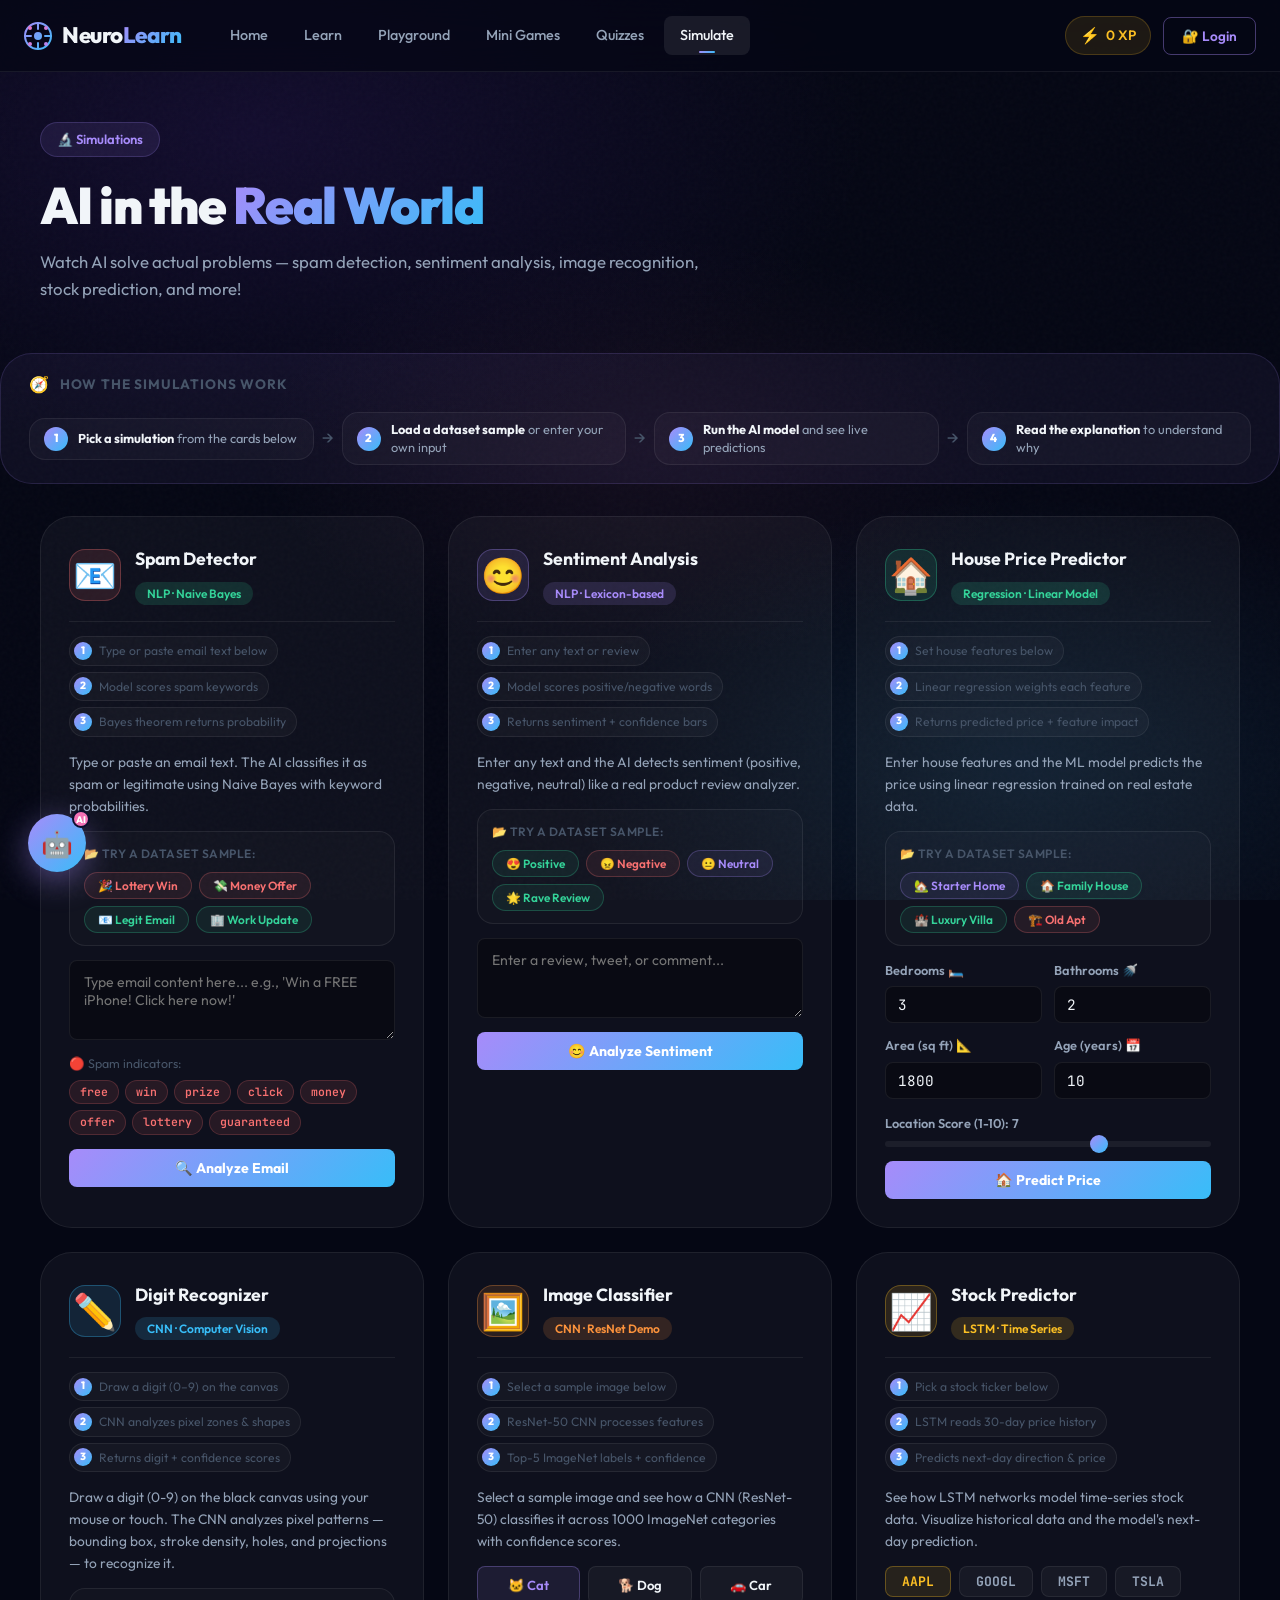
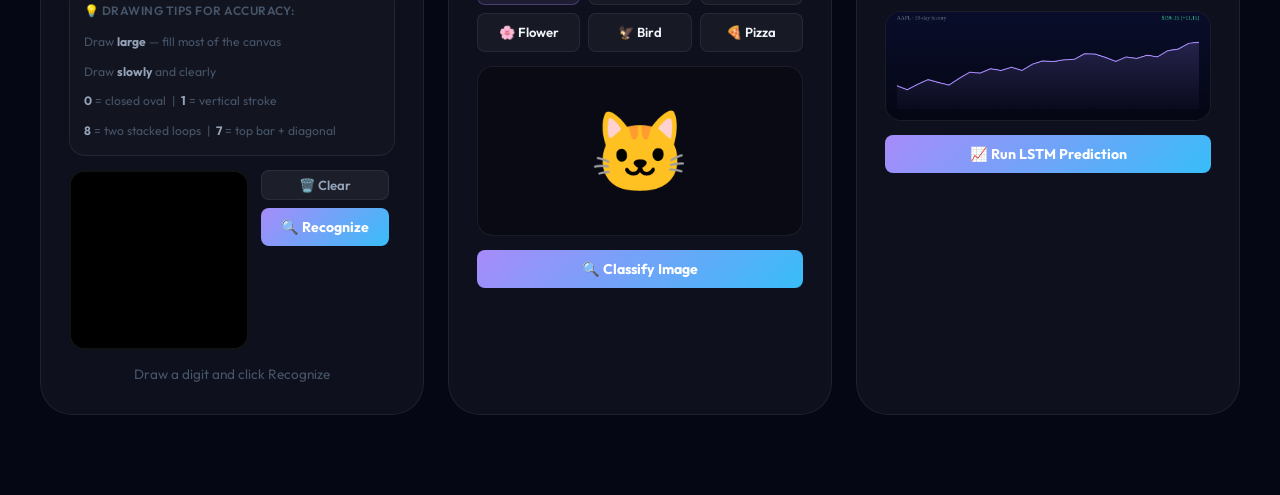
<file: simulate.html>
<!DOCTYPE html>
<html lang="en">
<head>
  <meta charset="UTF-8" />
  <meta name="viewport" content="width=device-width, initial-scale=1.0" />
  <title>Real-World Simulations – NeuroLearn</title>
  <meta name="description" content="Experience AI solving real-world problems: spam detection, sentiment analysis, image classification, stock prediction, and more." />
  <link href="https://fonts.googleapis.com/css2?family=Outfit:wght@300;400;500;600;700;800;900&family=JetBrains+Mono:wght@400;600&display=swap" rel="stylesheet" />
  <link rel="stylesheet" href="css/style.css" />
  <link rel="stylesheet" href="css/simulate.css" />
</head>
<body>
  <div class="bg-canvas"></div>
  <div class="noise-overlay"></div>
  <nav class="navbar" id="navbar">
    <div class="nav-container">
      <a href="index.html" class="nav-logo">
        <div class="logo-icon"><svg width="28" height="28" viewBox="0 0 28 28" fill="none"><circle cx="14" cy="14" r="13" stroke="url(#lg1)" stroke-width="2"/><circle cx="14" cy="14" r="4" fill="url(#lg1)"/><path d="M14 1v6M14 21v6M1 14h6M21 14h6" stroke="url(#lg1)" stroke-width="2" stroke-linecap="round"/><circle cx="6" cy="6" r="2" fill="url(#lg2)"/><circle cx="22" cy="6" r="2" fill="url(#lg2)"/><circle cx="6" cy="22" r="2" fill="url(#lg2)"/><circle cx="22" cy="22" r="2" fill="url(#lg2)"/><defs><linearGradient id="lg1" x1="0" y1="0" x2="28" y2="28" gradientUnits="userSpaceOnUse"><stop stop-color="#a78bfa"/><stop offset="1" stop-color="#38bdf8"/></linearGradient><linearGradient id="lg2" x1="0" y1="0" x2="28" y2="28" gradientUnits="userSpaceOnUse"><stop stop-color="#f472b6"/><stop offset="1" stop-color="#a78bfa"/></linearGradient></defs></svg></div>
        <span class="logo-text">Neuro<span class="logo-accent">Learn</span></span>
      </a>
      <div class="nav-links" id="navLinks">
        <a href="index.html" class="nav-link" id="nav-home">Home</a>
        <a href="learn.html" class="nav-link" id="nav-learn">Learn</a>
        <a href="playground.html" class="nav-link" id="nav-playground">Playground</a>
        <a href="games.html" class="nav-link" id="nav-games">Mini Games</a>
        <a href="quiz.html" class="nav-link" id="nav-quiz">Quizzes</a>
        <a href="simulate.html" class="nav-link active" id="nav-simulate">Simulate</a>
      </div>
      <div class="nav-actions">
        <div class="xp-badge" id="xpBadge"><span class="xp-icon">⚡</span><span id="xpCount">0 XP</span></div>
        <button class="hamburger" id="hamburger"><span></span><span></span><span></span></button>
      </div>
    </div>
  </nav>

  <div class="page-hero">
    <div class="page-hero-content">
      <div class="page-tag">🔬 Simulations</div>
      <h1 class="page-title">AI in the <span class="gradient-text">Real World</span></h1>
      <p class="page-subtitle">Watch AI solve actual problems — spam detection, sentiment analysis, image recognition, stock prediction, and more!</p>
    </div>
  </div>

  <!-- HOW IT WORKS banner -->
  <div class="sim-how-wrap container">
    <div class="sim-how-header">
      <span class="sim-how-icon">🧭</span>
      <span>How the Simulations Work</span>
    </div>
    <div class="sim-how-steps">
      <div class="sim-step">
        <div class="sim-step-num">1</div>
        <div class="sim-step-text"><strong>Pick a simulation</strong> from the cards below</div>
      </div>
      <div class="sim-step-arrow">→</div>
      <div class="sim-step">
        <div class="sim-step-num">2</div>
        <div class="sim-step-text"><strong>Load a dataset sample</strong> or enter your own input</div>
      </div>
      <div class="sim-step-arrow">→</div>
      <div class="sim-step">
        <div class="sim-step-num">3</div>
        <div class="sim-step-text"><strong>Run the AI model</strong> and see live predictions</div>
      </div>
      <div class="sim-step-arrow">→</div>
      <div class="sim-step">
        <div class="sim-step-num">4</div>
        <div class="sim-step-text"><strong>Read the explanation</strong> to understand why</div>
      </div>
    </div>
  </div>

  <div class="sim-container container">
    <!-- Simulation Cards -->
    <div class="sim-grid" id="simGrid">

      <!-- Sim 1: Spam Detector -->
      <div class="sim-card" id="sim-spam">
        <div class="sc-header" style="--sc-color: #f87171;">
          <div class="sc-icon">📧</div>
          <div class="sc-info">
            <h3>Spam Detector</h3>
            <span class="tag tag-green">NLP · Naive Bayes</span>
          </div>
        </div>

        <!-- How it works -->
        <div class="sim-flow">
          <div class="sf-step"><span class="sf-num">1</span>Type or paste email text below</div>
          <div class="sf-step"><span class="sf-num">2</span>Model scores spam keywords</div>
          <div class="sf-step"><span class="sf-num">3</span>Bayes theorem returns probability</div>
        </div>

        <p>Type or paste an email text. The AI classifies it as spam or legitimate using Naive Bayes with keyword probabilities.</p>

        <!-- Dataset samples -->
        <div class="sim-dataset-section">
          <div class="sds-label">📂 Try a dataset sample:</div>
          <div class="sds-btns">
            <button class="sds-btn" onclick="loadSpamDataset(0)">🎉 Lottery Win</button>
            <button class="sds-btn" onclick="loadSpamDataset(1)">💸 Money Offer</button>
            <button class="sds-btn sds-btn-safe" onclick="loadSpamDataset(2)">📧 Legit Email</button>
            <button class="sds-btn sds-btn-safe" onclick="loadSpamDataset(3)">🏢 Work Update</button>
          </div>
        </div>

        <div class="sim-body" id="spam-body">
          <textarea class="sim-input" id="spamInput" placeholder="Type email content here... e.g., 'Win a FREE iPhone! Click here now!'" rows="3"></textarea>
          <div class="sim-keywords">
            <span class="sk-title">🔴 Spam indicators:</span>
            <span class="sk-word spam-kw">free</span><span class="sk-word spam-kw">win</span><span class="sk-word spam-kw">prize</span>
            <span class="sk-word spam-kw">click</span><span class="sk-word spam-kw">money</span><span class="sk-word spam-kw">offer</span>
            <span class="sk-word spam-kw">lottery</span><span class="sk-word spam-kw">guaranteed</span>
          </div>
          <button class="sim-btn" id="btn-spam" onclick="runSpamDetector()">🔍 Analyze Email</button>
          <div class="sim-result" id="spamResult" style="display:none"></div>
        </div>
      </div>

      <!-- Sim 2: Sentiment Analysis -->
      <div class="sim-card" id="sim-sentiment">
        <div class="sc-header" style="--sc-color: #a78bfa;">
          <div class="sc-icon">😊</div>
          <div class="sc-info">
            <h3>Sentiment Analysis</h3>
            <span class="tag tag-purple">NLP · Lexicon-based</span>
          </div>
        </div>

        <!-- How it works -->
        <div class="sim-flow">
          <div class="sf-step"><span class="sf-num">1</span>Enter any text or review</div>
          <div class="sf-step"><span class="sf-num">2</span>Model scores positive/negative words</div>
          <div class="sf-step"><span class="sf-num">3</span>Returns sentiment + confidence bars</div>
        </div>

        <p>Enter any text and the AI detects sentiment (positive, negative, neutral) like a real product review analyzer.</p>

        <!-- Dataset samples -->
        <div class="sim-dataset-section">
          <div class="sds-label">📂 Try a dataset sample:</div>
          <div class="sds-btns">
            <button class="sds-btn sds-btn-safe" onclick="loadSentimentDataset(0)">😍 Positive</button>
            <button class="sds-btn" onclick="loadSentimentDataset(1)">😠 Negative</button>
            <button class="sds-btn sds-btn-neutral" onclick="loadSentimentDataset(2)">😐 Neutral</button>
            <button class="sds-btn sds-btn-safe" onclick="loadSentimentDataset(3)">🌟 Rave Review</button>
          </div>
        </div>

        <div class="sim-body" id="sentiment-body">
          <textarea class="sim-input" id="sentimentInput" placeholder="Enter a review, tweet, or comment..." rows="3"></textarea>
          <button class="sim-btn" id="btn-sentiment" onclick="runSentiment()">😊 Analyze Sentiment</button>
          <div class="sim-result" id="sentimentResult" style="display:none"></div>
        </div>
      </div>

      <!-- Sim 3: House Price Predictor -->
      <div class="sim-card" id="sim-houseprice">
        <div class="sc-header" style="--sc-color: #34d399;">
          <div class="sc-icon">🏠</div>
          <div class="sc-info">
            <h3>House Price Predictor</h3>
            <span class="tag tag-green">Regression · Linear Model</span>
          </div>
        </div>

        <!-- How it works -->
        <div class="sim-flow">
          <div class="sf-step"><span class="sf-num">1</span>Set house features below</div>
          <div class="sf-step"><span class="sf-num">2</span>Linear regression weights each feature</div>
          <div class="sf-step"><span class="sf-num">3</span>Returns predicted price + feature impact</div>
        </div>

        <p>Enter house features and the ML model predicts the price using linear regression trained on real estate data.</p>

        <!-- Dataset samples -->
        <div class="sim-dataset-section">
          <div class="sds-label">📂 Try a dataset sample:</div>
          <div class="sds-btns">
            <button class="sds-btn sds-btn-neutral" onclick="loadHouseDataset(0)">🏡 Starter Home</button>
            <button class="sds-btn sds-btn-safe" onclick="loadHouseDataset(1)">🏠 Family House</button>
            <button class="sds-btn sds-btn-safe" onclick="loadHouseDataset(2)">🏰 Luxury Villa</button>
            <button class="sds-btn" onclick="loadHouseDataset(3)">🏗️ Old Apt</button>
          </div>
        </div>

        <div class="sim-body">
          <div class="sim-inputs-grid">
            <div class="sig-item">
              <label>Bedrooms 🛏️</label>
              <input type="number" id="hpBeds" min="1" max="8" value="3" class="sim-num-input">
            </div>
            <div class="sig-item">
              <label>Bathrooms 🚿</label>
              <input type="number" id="hpBaths" min="1" max="5" value="2" class="sim-num-input">
            </div>
            <div class="sig-item">
              <label>Area (sq ft) 📐</label>
              <input type="number" id="hpArea" min="500" max="5000" value="1800" class="sim-num-input">
            </div>
            <div class="sig-item">
              <label>Age (years) 📅</label>
              <input type="number" id="hpAge" min="0" max="50" value="10" class="sim-num-input">
            </div>
          </div>
          <div class="sim-slider-wrap">
            <label>Location Score (1-10): <span id="locVal">7</span></label>
            <input type="range" min="1" max="10" value="7" id="hpLoc" class="sim-range" oninput="document.getElementById('locVal').textContent=this.value">
          </div>
          <button class="sim-btn" id="btn-house" onclick="runHousePredictor()">🏠 Predict Price</button>
          <div class="sim-result" id="housePriceResult" style="display:none"></div>
        </div>
      </div>

      <!-- Sim 4: Digit Recognizer (Canvas) -->
      <div class="sim-card" id="sim-digit">
        <div class="sc-header" style="--sc-color: #38bdf8;">
          <div class="sc-icon">✏️</div>
          <div class="sc-info">
            <h3>Digit Recognizer</h3>
            <span class="tag tag-blue">CNN · Computer Vision</span>
          </div>
        </div>

        <!-- How it works -->
        <div class="sim-flow">
          <div class="sf-step"><span class="sf-num">1</span>Draw a digit (0–9) on the canvas</div>
          <div class="sf-step"><span class="sf-num">2</span>CNN analyzes pixel zones &amp; shapes</div>
          <div class="sf-step"><span class="sf-num">3</span>Returns digit + confidence scores</div>
        </div>

        <p>Draw a digit (0-9) on the black canvas using your mouse or touch. The CNN analyzes pixel patterns — bounding box, stroke density, holes, and projections — to recognize it.</p>

        <!-- Drawing tips -->
        <div class="sim-dataset-section">
          <div class="sds-label">💡 Drawing tips for accuracy:</div>
          <div class="digit-tips">
            <span class="dtip">Draw <strong>large</strong> — fill most of the canvas</span>
            <span class="dtip">Draw <strong>slowly</strong> and clearly</span>
            <span class="dtip"><strong>0</strong> = closed oval &nbsp;|&nbsp; <strong>1</strong> = vertical stroke</span>
            <span class="dtip"><strong>8</strong> = two stacked loops &nbsp;|&nbsp; <strong>7</strong> = top bar + diagonal</span>
          </div>
        </div>

        <div class="sim-body">
          <div class="digit-canvas-wrap">
            <canvas id="digitCanvas" width="200" height="200"></canvas>
            <div class="digit-controls">
              <button class="sim-btn-sm" id="btn-digit-clear" onclick="clearDigit()">🗑️ Clear</button>
              <button class="sim-btn" id="btn-digit-recognize" onclick="recognizeDigit()">🔍 Recognize</button>
            </div>
          </div>
          <div class="digit-bars" id="digitBars">
            <p style="color:var(--text-muted);font-size:0.85rem;text-align:center;">Draw a digit and click Recognize</p>
          </div>
        </div>
      </div>

      <!-- Sim 5: Image Classifier -->
      <div class="sim-card" id="sim-image">
        <div class="sc-header" style="--sc-color: #fb923c;">
          <div class="sc-icon">🖼️</div>
          <div class="sc-info">
            <h3>Image Classifier</h3>
            <span class="tag tag-orange">CNN · ResNet Demo</span>
          </div>
        </div>

        <!-- How it works -->
        <div class="sim-flow">
          <div class="sf-step"><span class="sf-num">1</span>Select a sample image below</div>
          <div class="sf-step"><span class="sf-num">2</span>ResNet-50 CNN processes features</div>
          <div class="sf-step"><span class="sf-num">3</span>Top-5 ImageNet labels + confidence</div>
        </div>

        <p>Select a sample image and see how a CNN (ResNet-50) classifies it across 1000 ImageNet categories with confidence scores.</p>

        <div class="sim-body">
          <div class="img-selector">
            <div class="img-opt active" onclick="selectImage(this, 'cat')"  data-img="cat">🐱 Cat</div>
            <div class="img-opt" onclick="selectImage(this, 'dog')"         data-img="dog">🐕 Dog</div>
            <div class="img-opt" onclick="selectImage(this, 'car')"         data-img="car">🚗 Car</div>
            <div class="img-opt" onclick="selectImage(this, 'flower')"      data-img="flower">🌸 Flower</div>
            <div class="img-opt" onclick="selectImage(this, 'bird')"        data-img="bird">🦅 Bird</div>
            <div class="img-opt" onclick="selectImage(this, 'pizza')"       data-img="pizza">🍕 Pizza</div>
          </div>
          <div class="img-preview" id="imgPreview">🐱</div>
          <button class="sim-btn" id="btn-image" onclick="runImageClassifier()">🔍 Classify Image</button>
          <div class="sim-result" id="imageResult" style="display:none"></div>
        </div>
      </div>

      <!-- Sim 6: Stock Predictor -->
      <div class="sim-card" id="sim-stock">
        <div class="sc-header" style="--sc-color: #fbbf24;">
          <div class="sc-icon">📈</div>
          <div class="sc-info">
            <h3>Stock Predictor</h3>
            <span class="tag tag-yellow">LSTM · Time Series</span>
          </div>
        </div>

        <!-- How it works -->
        <div class="sim-flow">
          <div class="sf-step"><span class="sf-num">1</span>Pick a stock ticker below</div>
          <div class="sf-step"><span class="sf-num">2</span>LSTM reads 30-day price history</div>
          <div class="sf-step"><span class="sf-num">3</span>Predicts next-day direction &amp; price</div>
        </div>

        <p>See how LSTM networks model time-series stock data. Visualize historical data and the model's next-day prediction.</p>

        <div class="sim-body">
          <div class="stock-selector">
            <button class="stk-btn active" onclick="selectStock(this,'AAPL')">AAPL</button>
            <button class="stk-btn" onclick="selectStock(this,'GOOGL')">GOOGL</button>
            <button class="stk-btn" onclick="selectStock(this,'MSFT')">MSFT</button>
            <button class="stk-btn" onclick="selectStock(this,'TSLA')">TSLA</button>
          </div>
          <canvas id="stockCanvas" width="600" height="200" class="stock-canvas"></canvas>
          <button class="sim-btn" id="btn-stock" onclick="runStockPredictor()">📈 Run LSTM Prediction</button>
          <div class="sim-result" id="stockResult" style="display:none"></div>
        </div>
      </div>

    </div>
  </div>

  <script src="js/main.js"></script>
  <script src="js/simulate.js"></script>
  <script src="js/chatbot.js"></script>
</body>
</html>
</file>
<file: css/style.css>
/* ============================================
   NEUROLEARN — GLOBAL DESIGN SYSTEM
   ============================================ */

:root {
  --bg-primary: #050714;
  --bg-secondary: #0a0f2e;
  --bg-card: rgba(255,255,255,0.04);
  --bg-card-hover: rgba(255,255,255,0.08);
  --border: rgba(255,255,255,0.07);
  --border-hover: rgba(167,139,250,0.4);

  --purple: #a78bfa;
  --purple-dark: #7c3aed;
  --blue: #38bdf8;
  --pink: #f472b6;
  --green: #34d399;
  --orange: #fb923c;
  --yellow: #fbbf24;

  --text-primary: #f1f5f9;
  --text-secondary: #94a3b8;
  --text-muted: #475569;

  --gradient-main: linear-gradient(135deg, #a78bfa, #38bdf8);
  --gradient-hot: linear-gradient(135deg, #f472b6, #a78bfa);
  --gradient-green: linear-gradient(135deg, #34d399, #38bdf8);

  --radius-sm: 8px;
  --radius-md: 16px;
  --radius-lg: 24px;
  --radius-xl: 32px;

  --shadow-card: 0 4px 32px rgba(0,0,0,0.4);
  --shadow-glow: 0 0 40px rgba(167,139,250,0.15);

  --font-main: 'Outfit', sans-serif;
  --font-code: 'JetBrains Mono', monospace;

  --nav-height: 72px;
  --transition: all 0.3s cubic-bezier(0.4, 0, 0.2, 1);
}

/* Reset & Base */
*, *::before, *::after { box-sizing: border-box; margin: 0; padding: 0; }

html { scroll-behavior: smooth; font-size: 16px; }

body {
  font-family: var(--font-main);
  background: var(--bg-primary);
  color: var(--text-primary);
  line-height: 1.6;
  overflow-x: hidden;
  min-height: 100vh;
}

a { color: inherit; text-decoration: none; }
img { max-width: 100%; }
button { cursor: pointer; border: none; outline: none; font-family: var(--font-main); }

/* ============================================
   BACKGROUND ANIMATION
   ============================================ */
.bg-canvas {
  position: fixed;
  inset: 0;
  z-index: 0;
  pointer-events: none;
  background:
    radial-gradient(ellipse 80% 60% at 20% 15%, rgba(124,58,237,0.12) 0%, transparent 60%),
    radial-gradient(ellipse 60% 50% at 80% 85%, rgba(56,189,248,0.1) 0%, transparent 60%),
    radial-gradient(ellipse 50% 40% at 50% 50%, rgba(244,114,182,0.06) 0%, transparent 60%),
    #050714;
}
.noise-overlay {
  position: fixed;
  inset: 0;
  z-index: 0;
  pointer-events: none;
  opacity: 0.025;
  background-image: url("data:image/svg+xml,%3Csvg viewBox='0 0 256 256' xmlns='http://www.w3.org/2000/svg'%3E%3Cfilter id='noise'%3E%3CfeTurbulence type='fractalNoise' baseFrequency='0.9' numOctaves='4' stitchTiles='stitch'/%3E%3C/filter%3E%3Crect width='100%25' height='100%25' filter='url(%23noise)'/%3E%3C/svg%3E");
}

/* ============================================
   NAVBAR
   ============================================ */
.navbar {
  position: fixed;
  top: 0;
  left: 0;
  right: 0;
  z-index: 1000;
  height: var(--nav-height);
  display: flex;
  align-items: center;
  padding: 0 24px;
  background: rgba(5, 7, 20, 0.7);
  backdrop-filter: blur(20px);
  -webkit-backdrop-filter: blur(20px);
  border-bottom: 1px solid var(--border);
  transition: var(--transition);
}
.navbar.scrolled {
  background: rgba(5, 7, 20, 0.95);
  border-bottom-color: rgba(167,139,250,0.2);
  box-shadow: 0 4px 24px rgba(0,0,0,0.5);
}
.nav-container {
  width: 100%;
  max-width: 1400px;
  margin: 0 auto;
  display: flex;
  align-items: center;
  gap: 32px;
}
.nav-logo {
  display: flex;
  align-items: center;
  gap: 10px;
  flex-shrink: 0;
}
.logo-icon { display: flex; align-items: center; }
.logo-text {
  font-size: 1.4rem;
  font-weight: 800;
  letter-spacing: -0.02em;
  color: var(--text-primary);
}
.logo-accent {
  background: var(--gradient-main);
  -webkit-background-clip: text;
  -webkit-text-fill-color: transparent;
  background-clip: text;
}

.nav-links {
  display: flex;
  align-items: center;
  gap: 4px;
  flex: 1;
}
.nav-link {
  padding: 8px 16px;
  border-radius: var(--radius-sm);
  font-size: 0.9rem;
  font-weight: 500;
  color: var(--text-secondary);
  transition: var(--transition);
  position: relative;
}
.nav-link:hover, .nav-link.active {
  color: var(--text-primary);
  background: var(--bg-card-hover);
}
.nav-link.active::after {
  content: '';
  position: absolute;
  bottom: 2px;
  left: 50%;
  transform: translateX(-50%);
  width: 16px;
  height: 2px;
  background: var(--gradient-main);
  border-radius: 2px;
}

.nav-actions {
  display: flex;
  align-items: center;
  gap: 12px;
  flex-shrink: 0;
}

.xp-badge {
  display: flex;
  align-items: center;
  gap: 6px;
  padding: 6px 14px;
  background: rgba(251,191,36,0.1);
  border: 1px solid rgba(251,191,36,0.2);
  border-radius: 100px;
  font-size: 0.85rem;
  font-weight: 600;
  color: var(--yellow);
  cursor: pointer;
  transition: var(--transition);
}
.xp-badge:hover { background: rgba(251,191,36,0.2); }
.xp-icon { font-size: 1rem; }

.btn-primary {
  padding: 10px 22px;
  background: var(--gradient-main);
  color: white;
  font-size: 0.9rem;
  font-weight: 600;
  border-radius: var(--radius-sm);
  transition: var(--transition);
  white-space: nowrap;
}
.btn-primary:hover {
  opacity: 0.9;
  transform: translateY(-1px);
  box-shadow: 0 8px 24px rgba(124,58,237,0.4);
}

.hamburger {
  display: none;
  flex-direction: column;
  gap: 5px;
  padding: 8px;
  background: none;
  cursor: pointer;
}
.hamburger span {
  display: block;
  width: 22px;
  height: 2px;
  background: var(--text-primary);
  border-radius: 2px;
  transition: var(--transition);
}

/* ============================================
   HERO SECTION
   ============================================ */
.hero {
  min-height: 100vh;
  padding: calc(var(--nav-height) + 60px) 40px 60px;
  display: flex;
  align-items: center;
  justify-content: space-between;
  gap: 60px;
  max-width: 1400px;
  margin: 0 auto;
  position: relative;
  z-index: 1;
}

.hero-content { flex: 1; max-width: 620px; }

.hero-badge {
  display: inline-flex;
  align-items: center;
  gap: 8px;
  padding: 8px 16px;
  background: rgba(167,139,250,0.1);
  border: 1px solid rgba(167,139,250,0.25);
  border-radius: 100px;
  font-size: 0.85rem;
  font-weight: 500;
  color: var(--purple);
  margin-bottom: 28px;
  animation: fadeInDown 0.6s ease both;
}
.badge-dot {
  width: 6px; height: 6px;
  border-radius: 50%;
  background: var(--purple);
  animation: pulse 2s infinite;
}

.hero-title {
  font-size: clamp(2.8rem, 5vw, 4.5rem);
  font-weight: 900;
  line-height: 1.1;
  letter-spacing: -0.03em;
  margin-bottom: 24px;
  animation: fadeInUp 0.7s 0.1s ease both;
}

.gradient-text {
  background: var(--gradient-main);
  -webkit-background-clip: text;
  -webkit-text-fill-color: transparent;
  background-clip: text;
}

.hero-subtitle {
  font-size: 1.15rem;
  color: var(--text-secondary);
  line-height: 1.7;
  margin-bottom: 40px;
  animation: fadeInUp 0.7s 0.2s ease both;
}
.hero-subtitle em { color: var(--purple); font-style: normal; font-weight: 600; }

.hero-actions {
  display: flex;
  gap: 16px;
  flex-wrap: wrap;
  margin-bottom: 52px;
  animation: fadeInUp 0.7s 0.3s ease both;
}

.btn-hero-primary {
  display: inline-flex;
  align-items: center;
  gap: 10px;
  padding: 16px 32px;
  background: var(--gradient-main);
  color: white;
  font-size: 1rem;
  font-weight: 700;
  border-radius: var(--radius-md);
  transition: var(--transition);
  box-shadow: 0 8px 32px rgba(124,58,237,0.4);
}
.btn-hero-primary:hover {
  transform: translateY(-2px);
  box-shadow: 0 16px 40px rgba(124,58,237,0.5);
}

.btn-hero-secondary {
  display: inline-flex;
  align-items: center;
  gap: 10px;
  padding: 16px 32px;
  background: var(--bg-card);
  color: var(--text-primary);
  font-size: 1rem;
  font-weight: 600;
  border-radius: var(--radius-md);
  border: 1px solid var(--border);
  transition: var(--transition);
}
.btn-hero-secondary:hover {
  background: var(--bg-card-hover);
  border-color: var(--purple);
  transform: translateY(-2px);
}

.hero-stats {
  display: flex;
  align-items: center;
  gap: 24px;
  flex-wrap: wrap;
  animation: fadeInUp 0.7s 0.4s ease both;
}
.stat-item {
  display: flex;
  flex-direction: column;
  align-items: center;
  gap: 2px;
}
.stat-item > span:first-child {
  font-size: 2rem;
  font-weight: 800;
  background: var(--gradient-main);
  -webkit-background-clip: text;
  -webkit-text-fill-color: transparent;
  background-clip: text;
  line-height: 1;
}
.stat-item > span:nth-child(2) {
  font-size: 1.4rem;
  font-weight: 800;
  color: var(--text-primary);
  line-height: 1;
}
.stat-label {
  font-size: 0.78rem;
  color: var(--text-muted);
  font-weight: 500;
  text-transform: uppercase;
  letter-spacing: 0.05em;
}
.stat-divider {
  width: 1px;
  height: 40px;
  background: var(--border);
}

/* Hero Visual */
.hero-visual {
  flex: 1;
  max-width: 520px;
  position: relative;
  display: flex;
  align-items: center;
  justify-content: center;
  animation: fadeIn 1s 0.5s ease both;
}

.neural-viz {
  width: 380px;
  height: 380px;
  position: relative;
}

.floating-cards {
  position: absolute;
  inset: 0;
}
.float-card {
  position: absolute;
  padding: 12px 18px;
  background: rgba(10, 15, 46, 0.9);
  border: 1px solid var(--border);
  border-radius: var(--radius-md);
  backdrop-filter: blur(16px);
  display: flex;
  align-items: center;
  gap: 10px;
  font-size: 0.85rem;
  font-weight: 600;
  color: var(--text-secondary);
  box-shadow: var(--shadow-card);
  white-space: nowrap;
}
.fc-icon { font-size: 1.3rem; }
.fc1 { top: 10%; left: -10%; animation: floatCard 4s ease-in-out infinite; }
.fc2 { top: 30%; right: -5%; animation: floatCard 4s 1s ease-in-out infinite; }
.fc3 { bottom: 25%; left: -8%; animation: floatCard 4s 2s ease-in-out infinite; }
.fc4 { bottom: 5%; right: 5%; animation: floatCard 4s 0.5s ease-in-out infinite; }

/* ============================================
   SECTIONS COMMON
   ============================================ */
section { 
  position: relative;
  z-index: 1;
  padding: 90px 40px;
}

.section-header {
  text-align: center;
  margin-bottom: 60px;
  display: flex;
  flex-direction: column;
  align-items: center;
  gap: 16px;
}
.section-tag {
  display: inline-flex;
  padding: 6px 16px;
  background: rgba(167,139,250,0.1);
  border: 1px solid rgba(167,139,250,0.2);
  border-radius: 100px;
  font-size: 0.8rem;
  font-weight: 600;
  color: var(--purple);
  text-transform: uppercase;
  letter-spacing: 0.08em;
}
.section-title {
  font-size: clamp(2rem, 3.5vw, 3rem);
  font-weight: 800;
  line-height: 1.2;
  letter-spacing: -0.02em;
  max-width: 700px;
}
.section-desc {
  font-size: 1.05rem;
  color: var(--text-secondary);
  max-width: 560px;
}
.section-cta { text-align: center; margin-top: 48px; }

/* ============================================
   FEATURES GRID
   ============================================ */
.features-section { max-width: 1400px; margin: 0 auto; }

.features-grid {
  display: grid;
  grid-template-columns: repeat(3, 1fr);
  gap: 20px;
}

.feature-card {
  position: relative;
  padding: 32px;
  background: var(--bg-card);
  border: 1px solid var(--border);
  border-radius: var(--radius-lg);
  transition: var(--transition);
  cursor: pointer;
  overflow: hidden;
  display: block;
}
.feature-card::before {
  content: '';
  position: absolute;
  inset: 0;
  background: radial-gradient(ellipse at top left, rgba(167,139,250,0.06) 0%, transparent 60%);
  opacity: 0;
  transition: var(--transition);
}
.feature-card:hover {
  border-color: var(--border-hover);
  background: var(--bg-card-hover);
  transform: translateY(-4px);
  box-shadow: var(--shadow-glow), var(--shadow-card);
}
.feature-card:hover::before { opacity: 1; }

.feature-icon-wrap {
  width: 56px;
  height: 56px;
  border-radius: 14px;
  background: color-mix(in srgb, var(--icon-color) 15%, transparent);
  border: 1px solid color-mix(in srgb, var(--icon-color) 30%, transparent);
  display: flex;
  align-items: center;
  justify-content: center;
  margin-bottom: 20px;
}
.feature-icon { font-size: 1.6rem; }
.feature-card h3 {
  font-size: 1.2rem;
  font-weight: 700;
  margin-bottom: 10px;
  color: var(--text-primary);
}
.feature-card p {
  font-size: 0.9rem;
  color: var(--text-secondary);
  line-height: 1.6;
  margin-bottom: 16px;
}
.feature-tags {
  display: flex;
  flex-wrap: wrap;
  gap: 6px;
  margin-bottom: 16px;
}
.feature-tags span {
  padding: 3px 10px;
  background: rgba(255,255,255,0.05);
  border: 1px solid var(--border);
  border-radius: 100px;
  font-size: 0.75rem;
  color: var(--text-secondary);
}
.feature-arrow {
  color: var(--text-muted);
  font-size: 1.2rem;
  transition: var(--transition);
}
.feature-card:hover .feature-arrow {
  color: var(--purple);
  transform: translateX(4px);
}

.highlight-card {
  background: linear-gradient(135deg, rgba(244,114,182,0.08), rgba(167,139,250,0.08));
  border-color: rgba(244,114,182,0.2);
}
.new-badge {
  position: absolute;
  top: 20px;
  right: 20px;
  padding: 4px 12px;
  background: var(--gradient-hot);
  border-radius: 100px;
  font-size: 0.75rem;
  font-weight: 700;
  color: white;
}

/* Progress Card */
.progress-card { cursor: default; }
.progress-mini { display: flex; flex-direction: column; gap: 12px; }
.prog-bar-wrap {
  display: flex;
  align-items: center;
  gap: 10px;
  font-size: 0.8rem;
  color: var(--text-secondary);
}
.prog-bar-wrap > span:first-child { width: 80px; flex-shrink: 0; }
.prog-bar-wrap > span:last-child { width: 32px; text-align: right; flex-shrink: 0; }
.prog-bar {
  flex: 1;
  height: 6px;
  background: rgba(255,255,255,0.06);
  border-radius: 6px;
  overflow: hidden;
}
.prog-fill {
  height: 100%;
  background: var(--fill-color, var(--gradient-main));
  border-radius: 6px;
  transition: width 1.5s ease;
}

/* ============================================
   LEARNING PATHS
   ============================================ */
.paths-section { max-width: 1400px; margin: 0 auto; }
.paths-grid {
  display: grid;
  grid-template-columns: repeat(3, 1fr);
  gap: 24px;
  align-items: start;
}
.path-card {
  padding: 32px;
  background: var(--bg-card);
  border: 1px solid var(--border);
  border-radius: var(--radius-lg);
  transition: var(--transition);
  cursor: pointer;
  position: relative;
  overflow: hidden;
}
.path-card:hover {
  border-color: var(--border-hover);
  transform: translateY(-4px);
  box-shadow: var(--shadow-glow), var(--shadow-card);
}
.featured-path {
  background: linear-gradient(135deg, rgba(167,139,250,0.1), rgba(56,189,248,0.06));
  border-color: rgba(167,139,250,0.3);
  transform: scale(1.03);
}
.featured-path:hover { transform: scale(1.03) translateY(-4px); }
.path-best {
  position: absolute;
  top: 16px;
  right: 16px;
  padding: 4px 12px;
  background: var(--gradient-main);
  color: white;
  font-size: 0.72rem;
  font-weight: 700;
  border-radius: 100px;
  text-transform: uppercase;
  letter-spacing: 0.05em;
}
.path-level {
  display: inline-flex;
  padding: 4px 12px;
  border-radius: 100px;
  font-size: 0.75rem;
  font-weight: 700;
  text-transform: uppercase;
  letter-spacing: 0.06em;
  margin-bottom: 16px;
}
.path-level.beginner { background: rgba(52,211,153,0.15); color: var(--green); }
.path-level.intermediate { background: rgba(167,139,250,0.15); color: var(--purple); }
.path-level.advanced { background: rgba(251,146,60,0.15); color: var(--orange); }
.path-icon { font-size: 2.5rem; margin-bottom: 16px; display: block; }
.path-card h3 { font-size: 1.3rem; font-weight: 700; margin-bottom: 10px; }
.path-card p { font-size: 0.9rem; color: var(--text-secondary); margin-bottom: 20px; }
.path-topics { list-style: none; margin-bottom: 24px; display: flex; flex-direction: column; gap: 8px; }
.path-topics li {
  font-size: 0.88rem;
  color: var(--text-secondary);
  padding-left: 16px;
  position: relative;
}
.path-topics li::before {
  content: '✓';
  position: absolute;
  left: 0;
  color: var(--purple);
  font-weight: 700;
}
.path-meta {
  display: flex;
  gap: 16px;
  font-size: 0.82rem;
  color: var(--text-muted);
  margin-bottom: 20px;
}
.path-btn {
  width: 100%;
  padding: 12px;
  background: rgba(167,139,250,0.1);
  border: 1px solid rgba(167,139,250,0.2);
  color: var(--purple);
  font-size: 0.9rem;
  font-weight: 600;
  border-radius: var(--radius-sm);
  transition: var(--transition);
}
.path-btn:hover {
  background: var(--gradient-main);
  color: white;
  border-color: transparent;
}

/* ============================================
   GAMES PREVIEW
   ============================================ */
.games-preview-section { max-width: 1400px; margin: 0 auto; }
.games-preview-grid {
  display: grid;
  grid-template-columns: repeat(4, 1fr);
  gap: 20px;
}
.game-preview-card {
  padding: 28px 24px;
  background: var(--bg-card);
  border: 1px solid var(--border);
  border-radius: var(--radius-lg);
  transition: var(--transition);
  cursor: pointer;
  text-align: center;
}
.game-preview-card:hover {
  border-color: rgba(244,114,182,0.3);
  background: var(--bg-card-hover);
  transform: translateY(-4px);
  box-shadow: 0 8px 32px rgba(244,114,182,0.1);
}
.gp-icon { font-size: 2.5rem; margin-bottom: 14px; display: block; }
.game-preview-card h4 { font-size: 1.05rem; font-weight: 700; margin-bottom: 10px; }
.game-preview-card p { font-size: 0.85rem; color: var(--text-secondary); margin-bottom: 16px; line-height: 1.5; }
.gp-tags span {
  padding: 4px 12px;
  background: rgba(244,114,182,0.1);
  border: 1px solid rgba(244,114,182,0.2);
  border-radius: 100px;
  font-size: 0.75rem;
  color: var(--pink);
  font-weight: 600;
}

/* ============================================
   DASHBOARD SECTION
   ============================================ */
.dashboard-section {
  max-width: 1400px;
  margin: 0 auto;
  display: grid;
  grid-template-columns: 1fr 1fr;
  gap: 60px;
  align-items: center;
}
.dash-content .section-header { align-items: flex-start; text-align: left; }
.dash-actions { margin-top: 32px; }
.btn-large { padding: 14px 32px; font-size: 1rem; }

.dash-widget {
  background: var(--bg-card);
  border: 1px solid var(--border);
  border-radius: var(--radius-xl);
  padding: 28px;
  box-shadow: var(--shadow-card), var(--shadow-glow);
}
.widget-header {
  display: flex;
  justify-content: space-between;
  align-items: center;
  margin-bottom: 24px;
  font-weight: 700;
  font-size: 1rem;
}
.widget-tag {
  padding: 3px 10px;
  background: rgba(52,211,153,0.15);
  color: var(--green);
  border-radius: 100px;
  font-size: 0.72rem;
  font-weight: 700;
  animation: pulse 2s infinite;
}
.widget-stats { display: flex; gap: 24px; margin-bottom: 24px; align-items: center; }
.ws-circle {
  width: 90px;
  height: 90px;
  border-radius: 50%;
  background: conic-gradient(var(--purple) calc(var(--pct)), rgba(255,255,255,0.06) 0);
  display: flex;
  align-items: center;
  justify-content: center;
  position: relative;
  flex-shrink: 0;
}
.ws-circle::after {
  content: '';
  position: absolute;
  inset: 10px;
  background: var(--bg-primary);
  border-radius: 50%;
}
.ws-circle span {
  position: relative;
  z-index: 1;
  font-size: 1rem;
  font-weight: 800;
  background: var(--gradient-main);
  -webkit-background-clip: text;
  -webkit-text-fill-color: transparent;
  background-clip: text;
}
.ws-item {
  display: flex;
  flex-direction: column;
  align-items: center;
  gap: 8px;
  font-size: 0.8rem;
  color: var(--text-muted);
}
.ws-badges {
  display: grid;
  grid-template-columns: 1fr 1fr;
  gap: 8px;
  flex: 1;
}
.badge-item {
  padding: 8px 10px;
  background: rgba(255,255,255,0.03);
  border: 1px solid var(--border);
  border-radius: var(--radius-sm);
  font-size: 0.78rem;
  font-weight: 600;
  color: var(--text-muted);
  text-align: center;
  transition: var(--transition);
}
.badge-item.earned {
  background: rgba(167,139,250,0.1);
  border-color: rgba(167,139,250,0.25);
  color: var(--purple);
}
.streak-bar {
  display: flex;
  flex-direction: column;
  gap: 12px;
  font-size: 0.9rem;
  font-weight: 600;
}
.streak-days { display: flex; gap: 8px; }
.sd {
  width: 36px;
  height: 36px;
  border-radius: var(--radius-sm);
  background: rgba(255,255,255,0.04);
  border: 1px solid var(--border);
  display: flex;
  align-items: center;
  justify-content: center;
  font-size: 0.75rem;
  font-weight: 700;
  color: var(--text-muted);
  transition: var(--transition);
}
.sd.active {
  background: rgba(251,191,36,0.15);
  border-color: rgba(251,191,36,0.3);
  color: var(--yellow);
}

/* ============================================
   FOOTER
   ============================================ */
.footer {
  position: relative;
  z-index: 1;
  border-top: 1px solid var(--border);
  padding: 60px 40px 24px;
  max-width: 1400px;
  margin: 0 auto;
}
.footer-content {
  display: flex;
  justify-content: space-between;
  gap: 60px;
  margin-bottom: 48px;
}
.footer-brand { max-width: 320px; }
.footer-brand .logo-text { font-size: 1.5rem; font-weight: 800; display: block; margin-bottom: 12px; }
.footer-brand p { font-size: 0.9rem; color: var(--text-secondary); margin-bottom: 16px; }
.footer-badges { display: flex; flex-wrap: wrap; gap: 8px; }
.footer-badges span {
  padding: 4px 12px;
  background: var(--bg-card);
  border: 1px solid var(--border);
  border-radius: 100px;
  font-size: 0.78rem;
  color: var(--text-secondary);
}
.footer-links { display: flex; gap: 60px; }
.fl-group { display: flex; flex-direction: column; gap: 12px; }
.fl-group h4 { font-size: 0.85rem; font-weight: 700; text-transform: uppercase; letter-spacing: 0.06em; color: var(--text-primary); margin-bottom: 4px; }
.fl-group a { font-size: 0.9rem; color: var(--text-secondary); transition: color 0.2s; }
.fl-group a:hover { color: var(--purple); }
.footer-bottom {
  padding-top: 24px;
  border-top: 1px solid var(--border);
  text-align: center;
  font-size: 0.85rem;
  color: var(--text-muted);
}

/* ============================================
   ANIMATIONS
   ============================================ */
@keyframes fadeIn { from { opacity: 0; } to { opacity: 1; } }
@keyframes fadeInUp { from { opacity: 0; transform: translateY(24px); } to { opacity: 1; transform: translateY(0); } }
@keyframes fadeInDown { from { opacity: 0; transform: translateY(-16px); } to { opacity: 1; transform: translateY(0); } }
@keyframes floatCard {
  0%, 100% { transform: translateY(0px); }
  50% { transform: translateY(-10px); }
}
@keyframes pulse {
  0%, 100% { opacity: 1; }
  50% { opacity: 0.5; }
}
@keyframes spin { from { transform: rotate(0deg); } to { transform: rotate(360deg); } }
@keyframes bounceIn {
  0% { transform: scale(0.8); opacity: 0; }
  60% { transform: scale(1.05); }
  100% { transform: scale(1); opacity: 1; }
}
@keyframes slideInLeft { from { opacity: 0; transform: translateX(-30px); } to { opacity: 1; transform: translateX(0); } }
@keyframes slideInRight { from { opacity: 0; transform: translateX(30px); } to { opacity: 1; transform: translateX(0); } }

/* ============================================
   PAGE TITLES (for inner pages)
   ============================================ */
.page-hero {
  padding: calc(var(--nav-height) + 50px) 40px 50px;
  max-width: 1400px;
  margin: 0 auto;
  position: relative;
  z-index: 1;
}
.page-hero-content {
  max-width: 700px;
}
.page-tag {
  display: inline-flex;
  align-items: center;
  gap: 8px;
  padding: 6px 16px;
  background: rgba(167,139,250,0.1);
  border: 1px solid rgba(167,139,250,0.2);
  border-radius: 100px;
  font-size: 0.82rem;
  font-weight: 600;
  color: var(--purple);
  margin-bottom: 20px;
}
.page-title {
  font-size: clamp(2.2rem, 4vw, 3.5rem);
  font-weight: 900;
  line-height: 1.1;
  letter-spacing: -0.03em;
  margin-bottom: 16px;
}
.page-subtitle {
  font-size: 1.05rem;
  color: var(--text-secondary);
  line-height: 1.6;
}

/* ============================================
   UTILITY CLASSES
   ============================================ */
.container { max-width: 1400px; margin: 0 auto; padding: 0 40px; }
.grid-2 { display: grid; grid-template-columns: repeat(2, 1fr); gap: 24px; }
.grid-3 { display: grid; grid-template-columns: repeat(3, 1fr); gap: 24px; }
.grid-4 { display: grid; grid-template-columns: repeat(4, 1fr); gap: 20px; }
.card { background: var(--bg-card); border: 1px solid var(--border); border-radius: var(--radius-lg); padding: 28px; transition: var(--transition); }
.card:hover { border-color: var(--border-hover); background: var(--bg-card-hover); }
.tag { padding: 4px 12px; border-radius: 100px; font-size: 0.75rem; font-weight: 600; }
.tag-purple { background: rgba(167,139,250,0.15); color: var(--purple); }
.tag-blue { background: rgba(56,189,248,0.15); color: var(--blue); }
.tag-green { background: rgba(52,211,153,0.15); color: var(--green); }
.tag-pink { background: rgba(244,114,182,0.15); color: var(--pink); }
.tag-orange { background: rgba(251,146,60,0.15); color: var(--orange); }
.tag-yellow { background: rgba(251,191,36,0.15); color: var(--yellow); }

.glass {
  background: rgba(255,255,255,0.04);
  backdrop-filter: blur(20px);
  -webkit-backdrop-filter: blur(20px);
  border: 1px solid rgba(255,255,255,0.08);
}

/* ============================================
   SCROLLBAR
   ============================================ */
::-webkit-scrollbar { width: 6px; }
::-webkit-scrollbar-track { background: var(--bg-primary); }
::-webkit-scrollbar-thumb { background: rgba(167,139,250,0.3); border-radius: 6px; }
::-webkit-scrollbar-thumb:hover { background: rgba(167,139,250,0.5); }

/* ============================================
   RESPONSIVE
   ============================================ */
@media (max-width: 1200px) {
  .features-grid { grid-template-columns: repeat(2, 1fr); }
  .games-preview-grid { grid-template-columns: repeat(2, 1fr); }
  .paths-grid { grid-template-columns: 1fr; }
  .featured-path { transform: none; }
  .featured-path:hover { transform: translateY(-4px); }
}

@media (max-width: 900px) {
  .hero { flex-direction: column; text-align: center; padding-top: calc(var(--nav-height) + 40px); }
  .hero-actions { justify-content: center; }
  .hero-stats { justify-content: center; }
  .hero-visual { display: none; }
  .dashboard-section { grid-template-columns: 1fr; }
  .nav-links { display: none; }
  .nav-links.open { display: flex; flex-direction: column; position: absolute; top: var(--nav-height); left: 0; right: 0; background: rgba(5,7,20,0.97); padding: 20px; border-bottom: 1px solid var(--border); }
  .hamburger { display: flex; }
  .footer-content { flex-direction: column; gap: 40px; }
  .footer-links { gap: 32px; }
  section { padding: 70px 20px; }
}

@media (max-width: 600px) {
  .features-grid, .games-preview-grid, .grid-2, .grid-3, .grid-4 { grid-template-columns: 1fr; }
  .hero { padding: calc(var(--nav-height) + 20px) 20px 40px; }
  .hero-title { font-size: 2.4rem; }
  .navbar { padding: 0 16px; }
  .xp-badge { display: none; }
}

/* ============================================
   AUTHENTICATION MODAL  (Req 3.1)
   ============================================ */
.auth-overlay {
  position: fixed;
  inset: 0;
  background: rgba(0, 0, 0, 0.85);
  backdrop-filter: blur(16px);
  -webkit-backdrop-filter: blur(16px);
  z-index: 3000;
  display: flex;
  align-items: center;
  justify-content: center;
  padding: 20px;
  animation: fadeIn 0.25s ease;
}
.auth-modal {
  background: var(--bg-secondary);
  border: 1px solid rgba(167,139,250,0.2);
  border-radius: var(--radius-xl);
  padding: 40px;
  width: 100%;
  max-width: 440px;
  position: relative;
  animation: bounceIn 0.35s ease;
  box-shadow: 0 32px 80px rgba(0,0,0,0.6), 0 0 60px rgba(167,139,250,0.12);
}
.auth-close {
  position: absolute;
  top: 16px; right: 16px;
  width: 34px; height: 34px;
  border-radius: 50%;
  background: rgba(255,255,255,0.06);
  border: 1px solid var(--border);
  color: var(--text-secondary);
  font-size: 0.9rem;
  display: flex; align-items: center; justify-content: center;
  cursor: pointer;
  transition: var(--transition);
  font-family: var(--font-main);
}
.auth-close:hover { background: rgba(248,113,113,0.15); color: #f87171; border-color: rgba(248,113,113,0.3); }

.auth-logo { text-align: center; margin-bottom: 28px; }
.auth-logo .logo-text { font-size: 1.7rem; font-weight: 800; }
.auth-logo p { font-size: 0.88rem; color: var(--text-muted); margin-top: 8px; }

.auth-tabs {
  display: flex; gap: 4px;
  background: rgba(255,255,255,0.04);
  border-radius: var(--radius-sm);
  padding: 4px;
  margin-bottom: 28px;
}
.auth-tab {
  flex: 1;
  padding: 10px 16px;
  border-radius: 6px;
  font-size: 0.9rem;
  font-weight: 600;
  color: var(--text-secondary);
  background: none;
  border: none;
  cursor: pointer;
  transition: var(--transition);
  font-family: var(--font-main);
}
.auth-tab.active {
  background: var(--gradient-main);
  color: white;
  box-shadow: 0 4px 14px rgba(124,58,237,0.35);
}

.auth-form {
  display: flex;
  flex-direction: column;
  gap: 18px;
}
.af-field { display: flex; flex-direction: column; gap: 7px; }
.af-field label { font-size: 0.83rem; font-weight: 600; color: var(--text-secondary); }
.af-field input {
  padding: 12px 16px;
  background: rgba(255,255,255,0.04);
  border: 1px solid var(--border);
  border-radius: var(--radius-sm);
  color: var(--text-primary);
  font-size: 0.92rem;
  font-family: var(--font-main);
  outline: none;
  transition: var(--transition);
  width: 100%;
}
.af-field input:focus { border-color: var(--purple); box-shadow: 0 0 0 3px rgba(167,139,250,0.12); }
.af-field input::placeholder { color: var(--text-muted); }

.af-error {
  font-size: 0.82rem;
  color: #f87171;
  min-height: 16px;
  margin-top: -4px;
}
.af-submit {
  padding: 14px;
  background: var(--gradient-main);
  color: white;
  font-size: 0.95rem;
  font-weight: 700;
  border-radius: var(--radius-md);
  border: none;
  cursor: pointer;
  transition: var(--transition);
  font-family: var(--font-main);
  margin-top: 4px;
}
.af-submit:hover { opacity: 0.9; transform: translateY(-1px); box-shadow: 0 8px 28px rgba(124,58,237,0.45); }

.af-switch { font-size: 0.82rem; color: var(--text-muted); text-align: center; }
.af-switch button {
  background: none; border: none;
  color: var(--purple); font-weight: 700;
  cursor: pointer; font-family: var(--font-main); font-size: 0.82rem;
}
.af-switch button:hover { text-decoration: underline; }

/* ============================================
   USER PROFILE IN NAVBAR
   ============================================ */
.user-nav-profile {
  display: flex;
  align-items: center;
  gap: 8px;
  padding: 5px 12px 5px 5px;
  background: rgba(167,139,250,0.08);
  border: 1px solid rgba(167,139,250,0.2);
  border-radius: 100px;
  cursor: default;
}
.unp-avatar {
  width: 30px; height: 30px;
  border-radius: 50%;
  background: var(--gradient-main);
  display: flex; align-items: center; justify-content: center;
  font-size: 0.82rem; font-weight: 800; color: white;
  flex-shrink: 0;
}
.unp-name {
  font-size: 0.85rem; font-weight: 600; color: var(--text-primary);
  max-width: 90px; overflow: hidden; text-overflow: ellipsis; white-space: nowrap;
}
.unp-logout {
  background: none; border: none;
  color: var(--text-muted); font-size: 0.9rem;
  cursor: pointer; padding: 3px 5px;
  border-radius: 6px; transition: var(--transition);
  font-family: var(--font-main);
}
.unp-logout:hover { color: #f87171; }

.btn-outline {
  padding: 9px 18px;
  background: transparent;
  border: 1px solid rgba(167,139,250,0.4);
  color: var(--purple);
  font-size: 0.85rem; font-weight: 600;
  border-radius: var(--radius-sm);
  transition: var(--transition);
  font-family: var(--font-main);
  cursor: pointer; white-space: nowrap;
}
.btn-outline:hover { background: rgba(167,139,250,0.1); border-color: var(--purple); }

/* ============================================
   LEADERBOARD SECTION  (Req 3.8)
   ============================================ */
.leaderboard-section { max-width: 1400px; margin: 0 auto; }
.lb-container {
  display: grid;
  grid-template-columns: 1fr 360px;
  gap: 28px;
  align-items: start;
}

/* Leaderboard List */
.lb-list-wrap {
  background: var(--bg-card);
  border: 1px solid var(--border);
  border-radius: var(--radius-xl);
  overflow: hidden;
}
.lb-list-header {
  padding: 20px 28px;
  border-bottom: 1px solid var(--border);
  display: flex; justify-content: space-between; align-items: center;
}
.lb-list-header h3 { font-size: 1rem; font-weight: 700; }
.lb-refresh {
  padding: 6px 16px;
  background: rgba(167,139,250,0.08);
  border: 1px solid rgba(167,139,250,0.2);
  border-radius: 100px;
  font-size: 0.78rem; font-weight: 600;
  color: var(--purple); cursor: pointer;
  transition: var(--transition); font-family: var(--font-main);
}
.lb-refresh:hover { background: rgba(167,139,250,0.18); }

#leaderboardList { display: flex; flex-direction: column; }
.lb-row {
  display: flex; align-items: center; gap: 14px;
  padding: 14px 28px;
  border-bottom: 1px solid var(--border);
  transition: var(--transition);
}
.lb-row:last-child { border-bottom: none; }
.lb-row:hover { background: var(--bg-card-hover); }
.lb-row.lb-me {
  background: rgba(167,139,250,0.07);
  border-left: 3px solid var(--purple);
}
.lb-rank { font-size: 1.2rem; width: 36px; text-align: center; flex-shrink: 0; }
.lb-avatar {
  width: 38px; height: 38px;
  border-radius: 50%;
  background: var(--gradient-main);
  display: flex; align-items: center; justify-content: center;
  font-size: 0.9rem; font-weight: 800; color: white;
  flex-shrink: 0;
}
.lb-info { flex: 1; min-width: 0; }
.lb-name {
  font-size: 0.92rem; font-weight: 700; margin-bottom: 2px;
  white-space: nowrap; overflow: hidden; text-overflow: ellipsis;
}
.lb-streak { font-size: 0.75rem; color: var(--text-muted); }
.lb-xp { display: flex; flex-direction: column; align-items: flex-end; flex-shrink: 0; }
.lb-xp-val { font-size: 0.95rem; font-weight: 800; font-family: var(--font-code); color: var(--yellow); }
.lb-xp-label { font-size: 0.7rem; color: var(--text-muted); }
.lb-you-tag {
  display: inline-block;
  padding: 1px 6px;
  background: rgba(167,139,250,0.2);
  color: var(--purple);
  border-radius: 4px;
  font-size: 0.68rem; font-weight: 700;
  margin-left: 4px; vertical-align: middle;
}

/* Login Prompt */
.lb-login-prompt {
  padding: 20px 28px;
  text-align: center;
  border-top: 1px solid var(--border);
  font-size: 0.88rem; color: var(--text-secondary);
}
.lb-login-btn {
  margin-top: 10px;
  padding: 8px 20px;
  background: var(--gradient-main);
  color: white; font-size: 0.85rem; font-weight: 700;
  border-radius: var(--radius-sm);
  cursor: pointer; font-family: var(--font-main); border: none;
  transition: var(--transition);
}
.lb-login-btn:hover { opacity: 0.9; transform: translateY(-1px); }

/* ============================================
   BADGE SHOWCASE  (Req 3.8)
   ============================================ */
.badge-showcase {
  background: var(--bg-card);
  border: 1px solid var(--border);
  border-radius: var(--radius-xl);
  padding: 28px;
}
.badge-showcase h3 { font-size: 1rem; font-weight: 700; margin-bottom: 8px; }

.bs-grid {
  display: grid;
  grid-template-columns: repeat(2, 1fr);
  gap: 10px;
  margin-top: 16px;
}
.bs-badge {
  padding: 14px 10px;
  background: rgba(255,255,255,0.03);
  border: 1px solid var(--border);
  border-radius: var(--radius-md);
  display: flex; flex-direction: column;
  align-items: center; gap: 5px;
  text-align: center;
  transition: var(--transition);
  position: relative; overflow: hidden;
  cursor: default;
}
.bs-badge.earned {
  background: rgba(167,139,250,0.08);
  border-color: rgba(167,139,250,0.25);
}
.bs-badge.earned:hover {
  transform: translateY(-2px);
  box-shadow: 0 6px 20px rgba(167,139,250,0.15);
}
.bs-badge.locked { opacity: 0.38; }
.bs-badge.earned::after {
  content: '✓';
  position: absolute; top: 5px; right: 7px;
  font-size: 0.65rem; color: var(--green); font-weight: 800;
}
.bs-icon { font-size: 1.7rem; }
.bs-name { font-size: 0.75rem; font-weight: 700; color: var(--text-primary); }
.bs-desc { font-size: 0.66rem; color: var(--text-muted); line-height: 1.3; }

.bs-next-badge {
  padding: 10px 14px;
  background: rgba(167,139,250,0.06);
  border: 1px solid rgba(167,139,250,0.15);
  border-radius: var(--radius-sm);
  font-size: 0.82rem;
  color: var(--text-secondary);
  line-height: 1.5;
}

@media (max-width: 1100px) {
  .lb-container { grid-template-columns: 1fr; }
}
@media (max-width: 600px) {
  .lb-row { padding: 12px 16px; gap: 10px; }
  .lb-rank { width: 28px; font-size: 1rem; }
  .bs-grid { grid-template-columns: repeat(2, 1fr); }
  .auth-modal { padding: 28px 20px; }
}
</file>
<file: css/games.css>
/* Games Page Styles */
.games-hub { position: relative; z-index: 1; }
.games-grid {
  display: grid;
  grid-template-columns: repeat(3, 1fr);
  gap: 24px;
  padding-bottom: 80px;
}

.game-card {
  background: var(--bg-card);
  border: 1px solid var(--border);
  border-radius: var(--radius-xl);
  padding: 28px;
  transition: var(--transition);
  cursor: pointer;
  position: relative;
  overflow: hidden;
}
.game-card::before {
  content: '';
  position: absolute;
  inset: 0;
  background: radial-gradient(ellipse at top center, color-mix(in srgb, var(--gc-color, #a78bfa) 8%, transparent), transparent 60%);
  opacity: 0;
  transition: var(--transition);
}
.game-card:hover {
  transform: translateY(-6px);
  border-color: rgba(167,139,250,0.3);
  box-shadow: 0 20px 60px rgba(0,0,0,0.4), 0 0 40px rgba(167,139,250,0.1);
}
.game-card:hover::before { opacity: 1; }

.featured-game {
  background: linear-gradient(135deg, rgba(244,114,182,0.08), rgba(167,139,250,0.06));
  border-color: rgba(244,114,182,0.25);
}
.gc-badge-top {
  position: absolute;
  top: 20px;
  right: 20px;
  padding: 4px 12px;
  background: var(--gradient-hot);
  color: white;
  font-size: 0.72rem;
  font-weight: 700;
  border-radius: 100px;
}

.gc-header {
  display: flex;
  align-items: flex-start;
  justify-content: space-between;
  margin-bottom: 20px;
}
.gc-icon {
  font-size: 3rem;
  filter: drop-shadow(0 4px 12px color-mix(in srgb, var(--gc-color) 50%, transparent));
}
.gc-badges { display: flex; flex-direction: column; align-items: flex-end; gap: 6px; }
.gc-diff {
  padding: 3px 10px;
  border-radius: 100px;
  font-size: 0.72rem;
  font-weight: 700;
  text-transform: uppercase;
  letter-spacing: 0.05em;
}
.gc-diff.beginner { background: rgba(52,211,153,0.15); color: var(--green); }
.gc-diff.intermediate { background: rgba(167,139,250,0.15); color: var(--purple); }
.gc-diff.advanced { background: rgba(251,146,60,0.15); color: var(--orange); }
.gc-xp {
  font-size: 0.78rem;
  font-weight: 700;
  color: var(--yellow);
  background: rgba(251,191,36,0.1);
  padding: 3px 10px;
  border-radius: 100px;
  border: 1px solid rgba(251,191,36,0.2);
}

.game-card h3 { font-size: 1.2rem; font-weight: 700; margin-bottom: 10px; }
.game-card p { font-size: 0.88rem; color: var(--text-secondary); line-height: 1.6; margin-bottom: 16px; }

.gc-tags { display: flex; flex-wrap: wrap; gap: 6px; margin-bottom: 20px; }
.gc-tags span {
  padding: 3px 10px;
  background: rgba(255,255,255,0.05);
  border: 1px solid var(--border);
  border-radius: 100px;
  font-size: 0.73rem;
  color: var(--text-muted);
}

.gc-footer {
  display: flex;
  justify-content: space-between;
  align-items: center;
  padding-top: 16px;
  border-top: 1px solid var(--border);
}
.gc-plays { font-size: 0.82rem; color: var(--text-muted); }
.gc-btn {
  padding: 8px 18px;
  background: rgba(167,139,250,0.1);
  border: 1px solid rgba(167,139,250,0.25);
  color: var(--purple);
  font-size: 0.85rem;
  font-weight: 700;
  border-radius: var(--radius-sm);
  transition: var(--transition);
  font-family: var(--font-main);
}
.gc-btn:hover {
  background: var(--gradient-main);
  color: white;
  border-color: transparent;
}

/* ============================================
   GAME MODAL
   ============================================ */
.game-modal-overlay {
  position: fixed;
  inset: 0;
  background: rgba(0,0,0,0.85);
  backdrop-filter: blur(12px);
  z-index: 2000;
  display: flex;
  align-items: center;
  justify-content: center;
  padding: 20px;
  animation: fadeIn 0.2s ease;
}
.game-modal {
  background: var(--bg-secondary);
  border: 1px solid var(--border);
  border-radius: var(--radius-xl);
  width: 100%;
  max-width: 900px;
  max-height: 90vh;
  overflow-y: auto;
  animation: bounceIn 0.3s ease;
  box-shadow: 0 32px 80px rgba(0,0,0,0.6), 0 0 60px rgba(167,139,250,0.1);
}
.gm-header {
  display: flex;
  justify-content: space-between;
  align-items: center;
  padding: 24px 28px;
  border-bottom: 1px solid var(--border);
}
.gm-header h2 { font-size: 1.4rem; font-weight: 700; }
.gm-close {
  width: 36px;
  height: 36px;
  border-radius: 50%;
  background: rgba(255,255,255,0.06);
  border: 1px solid var(--border);
  color: var(--text-secondary);
  font-size: 1rem;
  display: flex;
  align-items: center;
  justify-content: center;
  transition: var(--transition);
  font-family: var(--font-main);
}
.gm-close:hover { background: rgba(248,113,113,0.15); color: #f87171; border-color: rgba(248,113,113,0.3); }
.gm-body { padding: 28px; }

/* ============================================
   GAME UIs
   ============================================ */
/* Gradient Descent Game */
.gd-game { display: flex; flex-direction: column; gap: 20px; }
.gd-canvas-wrap {
  position: relative;
  background: rgba(0,0,0,0.3);
  border: 1px solid var(--border);
  border-radius: var(--radius-lg);
  overflow: hidden;
}
.gd-canvas-wrap canvas { display: block; width: 100%; }
.gd-controls {
  display: grid;
  grid-template-columns: 1fr 1fr 1fr;
  gap: 16px;
}
.gd-ctrl {
  display: flex;
  flex-direction: column;
  gap: 8px;
}
.gd-ctrl label { font-size: 0.82rem; color: var(--text-secondary); font-weight: 600; }
.gd-ctrl input[type=range] {
  -webkit-appearance: none;
  appearance: none;
  width: 100%;
  height: 6px;
  border-radius: 6px;
  background: rgba(255,255,255,0.06);
  outline: none;
}
.gd-ctrl input[type=range]::-webkit-slider-thumb {
  -webkit-appearance: none;
  width: 18px;
  height: 18px;
  border-radius: 50%;
  background: var(--gradient-main);
  cursor: pointer;
}
.gd-stats {
  display: flex;
  gap: 16px;
  flex-wrap: wrap;
}
.gd-stat {
  padding: 12px 20px;
  background: var(--bg-card);
  border: 1px solid var(--border);
  border-radius: var(--radius-md);
  text-align: center;
  flex: 1;
}
.gd-stat-val { font-size: 1.4rem; font-weight: 800; font-family: var(--font-code); background: var(--gradient-main); -webkit-background-clip: text; -webkit-text-fill-color: transparent; background-clip: text; }
.gd-stat-label { font-size: 0.75rem; color: var(--text-muted); }
.gd-btns { display: flex; gap: 12px; }
.gd-btn {
  padding: 10px 24px;
  border-radius: var(--radius-sm);
  font-size: 0.9rem;
  font-weight: 700;
  font-family: var(--font-main);
  transition: var(--transition);
}
.gd-btn-main { background: var(--gradient-main); color: white; }
.gd-btn-reset { background: rgba(255,255,255,0.06); border: 1px solid var(--border); color: var(--text-secondary); }

/* Data Sorter Game */
.ds-game { display: flex; flex-direction: column; gap: 20px; }
.ds-header {
  display: flex;
  justify-content: space-between;
  align-items: center;
  flex-wrap: wrap;
  gap: 12px;
}
.ds-score-wrap { display: flex; gap: 16px; }
.ds-score {
  padding: 10px 20px;
  background: var(--bg-card);
  border: 1px solid var(--border);
  border-radius: var(--radius-md);
  text-align: center;
  min-width: 100px;
}
.ds-score-val { font-size: 1.5rem; font-weight: 800; display: block; }
.ds-score-label { font-size: 0.72rem; color: var(--text-muted); }
.ds-timer-bar {
  height: 6px;
  background: rgba(255,255,255,0.06);
  border-radius: 6px;
  overflow: hidden;
}
.ds-timer-fill {
  height: 100%;
  background: var(--gradient-main);
  transition: width 1s linear;
  border-radius: 6px;
}
.ds-arena {
  display: grid;
  grid-template-columns: 1fr auto 1fr;
  gap: 20px;
  align-items: start;
  min-height: 300px;
}
.ds-queue {
  background: rgba(0,0,0,0.3);
  border: 1px solid var(--border);
  border-radius: var(--radius-lg);
  padding: 16px;
  display: flex;
  flex-direction: column;
  gap: 10px;
}
.ds-queue h4 { font-size: 0.85rem; font-weight: 700; color: var(--text-muted); margin-bottom: 8px; }
.ds-item {
  padding: 12px;
  background: var(--bg-card);
  border: 1px solid var(--border);
  border-radius: var(--radius-md);
  cursor: grab;
  font-size: 0.9rem;
  font-weight: 600;
  transition: var(--transition);
  user-select: none;
  text-align: center;
}
.ds-item:hover { border-color: var(--purple); background: rgba(167,139,250,0.1); transform: scale(1.02); }
.ds-item:active { cursor: grabbing; transform: scale(0.98); }

.ds-center-arrow {
  display: flex;
  align-items: center;
  justify-content: center;
  font-size: 2rem;
  color: var(--text-muted);
  padding-top: 60px;
}
.ds-buckets {
  display: flex;
  flex-direction: column;
  gap: 12px;
}
.ds-bucket {
  min-height: 80px;
  padding: 12px 16px;
  border: 2px dashed var(--border);
  border-radius: var(--radius-lg);
  transition: var(--transition);
  text-align: center;
}
.ds-bucket.drag-over { border-color: var(--purple); background: rgba(167,139,250,0.05); }
.ds-bucket h4 { font-size: 0.85rem; font-weight: 700; margin-bottom: 8px; }

/* Neuron Builder Game */
.nb-game { display: flex; flex-direction: column; gap: 16px; }
.nb-canvas-wrap {
  background: rgba(0,0,0,0.4);
  border: 1px solid var(--border);
  border-radius: var(--radius-lg);
  overflow: hidden;
}
.nb-canvas-wrap canvas { display: block; width: 100%; height: 350px; }
.nb-controls { display: flex; gap: 12px; flex-wrap: wrap; align-items: center; }
.nb-ctrl-group {
  display: flex;
  align-items: center;
  gap: 10px;
  background: var(--bg-card);
  border: 1px solid var(--border);
  border-radius: var(--radius-md);
  padding: 10px 16px;
}
.nb-ctrl-group label { font-size: 0.82rem; color: var(--text-secondary); font-weight: 600; white-space: nowrap; }
.nb-ctrl-group input[type=number] {
  width: 50px;
  background: rgba(255,255,255,0.06);
  border: 1px solid var(--border);
  border-radius: 6px;
  color: var(--text-primary);
  font-family: var(--font-code);
  font-size: 0.9rem;
  padding: 4px 8px;
  text-align: center;
  outline: none;
}
.nb-output {
  display: flex;
  gap: 16px;
  flex-wrap: wrap;
}
.nb-out-card {
  flex: 1;
  padding: 16px;
  background: var(--bg-card);
  border: 1px solid var(--border);
  border-radius: var(--radius-md);
  text-align: center;
}
.nb-out-val { font-size: 1.8rem; font-weight: 800; font-family: var(--font-code); color: var(--purple); }
.nb-out-label { font-size: 0.75rem; color: var(--text-muted); }

/* K-Means Game */
.km-game { display: flex; flex-direction: column; gap: 16px; }
.km-canvas-wrap {
  background: rgba(0,0,0,0.4);
  border: 1px solid var(--border);
  border-radius: var(--radius-lg);
  overflow: hidden;
  cursor: crosshair;
}
.km-canvas-wrap canvas { display: block; }
.km-legend { display: flex; gap: 16px; flex-wrap: wrap; }
.km-legend-item {
  display: flex;
  align-items: center;
  gap: 6px;
  font-size: 0.82rem;
  color: var(--text-secondary);
}
.km-dot { width: 12px; height: 12px; border-radius: 50%; }

@media (max-width: 768px) {
  .games-grid { grid-template-columns: 1fr; }
  .gd-controls { grid-template-columns: 1fr; }
  .ds-arena { grid-template-columns: 1fr; }
  .ds-center-arrow { display: none; }
}
</file>
<file: css/learn.css>
/* Learn Page Styles */

.learn-controls {
  display: flex;
  align-items: center;
  flex-wrap: wrap;
  gap: 16px;
  margin-top: 32px;
}
.search-box {
  display: flex;
  align-items: center;
  gap: 10px;
  padding: 10px 16px;
  background: var(--bg-card);
  border: 1px solid var(--border);
  border-radius: var(--radius-sm);
  flex: 1;
  max-width: 320px;
  transition: var(--transition);
}
.search-box:focus-within {
  border-color: var(--purple);
  box-shadow: 0 0 0 3px rgba(167,139,250,0.1);
}
.search-box input {
  background: none;
  border: none;
  outline: none;
  color: var(--text-primary);
  font-size: 0.9rem;
  font-family: var(--font-main);
  width: 100%;
}
.search-box input::placeholder { color: var(--text-muted); }

.filter-tabs {
  display: flex;
  gap: 8px;
  flex-wrap: wrap;
}
.filter-tab {
  padding: 8px 16px;
  background: var(--bg-card);
  border: 1px solid var(--border);
  border-radius: 100px;
  font-size: 0.82rem;
  font-weight: 600;
  color: var(--text-secondary);
  transition: var(--transition);
}
.filter-tab:hover, .filter-tab.active {
  background: rgba(167,139,250,0.15);
  border-color: rgba(167,139,250,0.3);
  color: var(--purple);
}

/* Layout */
.learn-container {
  display: grid;
  grid-template-columns: 340px 1fr;
  gap: 0;
  min-height: calc(100vh - var(--nav-height));
  max-width: 1400px;
  margin: 0 auto;
  padding: 0 40px 60px;
  position: relative;
  z-index: 1;
}

/* Sidebar */
.modules-sidebar {
  position: sticky;
  top: var(--nav-height);
  height: calc(100vh - var(--nav-height));
  overflow-y: auto;
  padding: 24px 16px 24px 0;
  scrollbar-width: thin;
  scrollbar-color: rgba(167,139,250,0.3) transparent;
  border-right: 1px solid var(--border);
  display: flex;
  flex-direction: column;
  gap: 8px;
}

.sidebar-section { margin-bottom: 8px; }
.ss-header {
  display: flex;
  justify-content: space-between;
  align-items: center;
  padding: 8px 12px;
  margin-bottom: 4px;
}
.ss-tag {
  font-size: 0.78rem;
  font-weight: 700;
  text-transform: uppercase;
  letter-spacing: 0.06em;
  padding: 4px 10px;
  border-radius: 100px;
  border: 1px solid rgba(167,139,250,0.3);
  background: rgba(167,139,250,0.1);
  color: var(--purple);
}
.ss-count {
  font-size: 0.75rem;
  color: var(--text-muted);
}

.lesson-list { display: flex; flex-direction: column; gap: 2px; }
.lesson-item {
  display: flex;
  align-items: center;
  gap: 12px;
  padding: 12px 12px;
  border-radius: var(--radius-sm);
  cursor: pointer;
  transition: var(--transition);
  border: 1px solid transparent;
}
.lesson-item:hover {
  background: var(--bg-card);
  border-color: var(--border);
}
.lesson-item.active {
  background: rgba(167,139,250,0.1);
  border-color: rgba(167,139,250,0.25);
}
.li-status {
  width: 28px;
  height: 28px;
  border-radius: 50%;
  background: rgba(255,255,255,0.05);
  border: 1px solid var(--border);
  display: flex;
  align-items: center;
  justify-content: center;
  font-size: 0.75rem;
  font-weight: 700;
  color: var(--text-muted);
  flex-shrink: 0;
  transition: var(--transition);
}
.li-status.done {
  background: rgba(52,211,153,0.15);
  border-color: rgba(52,211,153,0.4);
  color: var(--green);
}
.lesson-item.active .li-status {
  background: rgba(167,139,250,0.2);
  border-color: rgba(167,139,250,0.5);
  color: var(--purple);
}
.li-info { display: flex; flex-direction: column; gap: 2px; }
.li-title { font-size: 0.85rem; font-weight: 600; color: var(--text-primary); line-height: 1.3; }
.li-meta { font-size: 0.72rem; color: var(--text-muted); }

/* Lesson Content */
.lesson-content {
  padding: 32px 0 32px 40px;
  max-width: 760px;
}
.lesson-header { margin-bottom: 32px; }
.lh-meta {
  display: flex;
  align-items: center;
  gap: 12px;
  margin-bottom: 16px;
}
.lh-time { font-size: 0.85rem; color: var(--text-muted); }
.lesson-title {
  font-size: 2rem;
  font-weight: 800;
  line-height: 1.2;
  letter-spacing: -0.02em;
  margin-bottom: 16px;
}
.lesson-progress-bar {
  height: 3px;
  background: rgba(255,255,255,0.06);
  border-radius: 3px;
  overflow: hidden;
}
.lpb-fill {
  height: 100%;
  background: var(--gradient-main);
  border-radius: 3px;
  transition: width 0.8s ease;
}

/* Lesson Body */
.lesson-body { display: flex; flex-direction: column; gap: 40px; }

.lesson-section h2 {
  font-size: 1.4rem;
  font-weight: 700;
  margin-bottom: 16px;
  color: var(--text-primary);
}
.lesson-section p {
  font-size: 1rem;
  color: var(--text-secondary);
  line-height: 1.7;
  margin-bottom: 16px;
}
.lesson-section p strong { color: var(--text-primary); }
.lesson-list {
  list-style: none;
  display: flex;
  flex-direction: column;
  gap: 10px;
  margin-top: 8px;
}
.lesson-list li {
  font-size: 0.95rem;
  color: var(--text-secondary);
  padding: 10px 16px;
  background: var(--bg-card);
  border: 1px solid var(--border);
  border-radius: var(--radius-sm);
}

/* Concept Card */
.concept-card {
  padding: 24px;
  background: color-mix(in srgb, var(--cc-color) 8%, var(--bg-card));
  border: 1px solid color-mix(in srgb, var(--cc-color) 30%, transparent);
  border-radius: var(--radius-lg);
  display: flex;
  gap: 20px;
  align-items: flex-start;
}
.cc-icon { font-size: 2.5rem; flex-shrink: 0; }
.cc-content h3 { font-size: 1rem; font-weight: 700; margin-bottom: 8px; color: var(--cc-color); }
.cc-content p { font-size: 0.95rem; color: var(--text-secondary); line-height: 1.6; margin: 0; }

/* Hierarchy Viz */
.hierarchy-viz {
  display: flex;
  flex-direction: column;
  align-items: center;
  gap: 8px;
  margin-top: 16px;
}
.hv-item {
  width: var(--w);
  padding: 16px 20px;
  background: var(--col);
  border: 1px solid var(--border);
  border-left: 3px solid var(--border);
  border-radius: var(--radius-sm);
  transition: var(--transition);
}
.hv-item:hover {
  border-left-color: var(--purple);
}
.hv-label { font-size: 0.95rem; font-weight: 700; margin-bottom: 4px; }
.hv-desc { font-size: 0.82rem; color: var(--text-secondary); }

/* Types Grid */
.types-grid { display: grid; grid-template-columns: repeat(3, 1fr); gap: 16px; margin-top: 16px; }
.type-card {
  padding: 20px;
  background: var(--bg-card);
  border: 1px solid var(--border);
  border-radius: var(--radius-md);
  display: flex;
  flex-direction: column;
  gap: 8px;
  transition: var(--transition);
}
.type-card:hover { border-color: var(--border-hover); transform: translateY(-2px); }
.tc-icon { font-size: 2rem; }
.type-card h4 { font-size: 0.95rem; font-weight: 700; }
.type-card p { font-size: 0.83rem; color: var(--text-secondary); line-height: 1.5; flex: 1; }

/* Apps Showcase */
.apps-showcase { display: grid; grid-template-columns: repeat(2, 1fr); gap: 12px; margin-top: 16px; }
.app-item {
  display: flex;
  gap: 14px;
  align-items: flex-start;
  padding: 16px;
  background: var(--bg-card);
  border: 1px solid var(--border);
  border-radius: var(--radius-md);
  transition: var(--transition);
}
.app-item:hover { border-color: var(--border-hover); }
.app-item > span { font-size: 1.8rem; flex-shrink: 0; }
.app-item strong { display: block; font-size: 0.9rem; font-weight: 700; margin-bottom: 4px; }
.app-item p { font-size: 0.8rem; color: var(--text-secondary); margin: 0; }

/* Inline Quiz */
.inline-quiz {
  background: var(--bg-card);
  border: 1px solid var(--border);
  border-radius: var(--radius-lg);
  padding: 24px;
}
.iq-question { font-size: 1rem; font-weight: 700; margin-bottom: 16px; }
.iq-options { display: flex; flex-direction: column; gap: 10px; }
.iq-btn {
  padding: 12px 16px;
  background: rgba(255,255,255,0.04);
  border: 1px solid var(--border);
  border-radius: var(--radius-sm);
  color: var(--text-secondary);
  font-size: 0.9rem;
  text-align: left;
  transition: var(--transition);
  font-family: var(--font-main);
}
.iq-btn:hover:not(:disabled) { background: rgba(167,139,250,0.1); border-color: rgba(167,139,250,0.3); color: var(--text-primary); }
.iq-btn.correct { background: rgba(52,211,153,0.15); border-color: rgba(52,211,153,0.4); color: var(--green); }
.iq-btn.wrong { background: rgba(248,113,113,0.1); border-color: rgba(248,113,113,0.3); color: #f87171; }

/* Lesson Actions */
.lesson-actions { display: flex; gap: 16px; flex-wrap: wrap; }
.btn-complete {
  padding: 14px 28px;
  background: var(--gradient-green);
  color: white;
  font-size: 0.95rem;
  font-weight: 700;
  border-radius: var(--radius-md);
  transition: var(--transition);
  font-family: var(--font-main);
}
.btn-complete:hover { transform: translateY(-2px); box-shadow: 0 8px 24px rgba(52,211,153,0.3); }
.btn-complete.completed {
  background: rgba(52,211,153,0.15);
  color: var(--green);
  border: 1px solid rgba(52,211,153,0.3);
}
.btn-next {
  padding: 14px 28px;
  background: rgba(167,139,250,0.1);
  border: 1px solid rgba(167,139,250,0.25);
  color: var(--purple);
  font-size: 0.95rem;
  font-weight: 700;
  border-radius: var(--radius-md);
  transition: var(--transition);
  font-family: var(--font-main);
}
.btn-next:hover {
  background: var(--gradient-main);
  color: white;
  border-color: transparent;
}

/* Responsive */
@media (max-width: 900px) {
  .learn-container { grid-template-columns: 1fr; padding: 0 20px 60px; }
  .modules-sidebar { position: static; height: auto; border-right: none; border-bottom: 1px solid var(--border); padding: 16px 0; }
  .lesson-content { padding: 24px 0; }
  .types-grid { grid-template-columns: 1fr; }
  .apps-showcase { grid-template-columns: 1fr; }
}
</file>
<file: css/simulate.css>
/* Simulate Page Styles */
.sim-container { padding-bottom: 80px; position: relative; z-index: 1; }
.sim-grid { display: grid; grid-template-columns: repeat(3, 1fr); gap: 24px; }

/* ============================================
   HOW IT WORKS BANNER
   ============================================ */
.sim-how-wrap {
  margin: 0 auto 32px;
  background: rgba(167,139,250,0.06);
  border: 1px solid rgba(167,139,250,0.15);
  border-radius: var(--radius-xl);
  padding: 18px 28px;
  position: relative;
  z-index: 1;
}
.sim-how-header {
  display: flex;
  align-items: center;
  gap: 10px;
  font-size: 0.85rem;
  font-weight: 700;
  color: var(--text-muted);
  text-transform: uppercase;
  letter-spacing: 0.06em;
  margin-bottom: 14px;
}
.sim-how-icon { font-size: 1rem; }
.sim-how-steps {
  display: flex;
  align-items: center;
  gap: 8px;
  flex-wrap: wrap;
}
.sim-step {
  display: flex;
  align-items: center;
  gap: 10px;
  background: rgba(255,255,255,0.03);
  border: 1px solid var(--border);
  border-radius: var(--radius-md);
  padding: 8px 14px;
  flex: 1;
  min-width: 150px;
}
.sim-step-num {
  width: 24px; height: 24px;
  background: var(--gradient-main);
  border-radius: 50%;
  font-size: 0.72rem;
  font-weight: 800;
  color: #fff;
  display: flex; align-items: center; justify-content: center;
  flex-shrink: 0;
}
.sim-step-text { font-size: 0.8rem; color: var(--text-secondary); line-height: 1.4; }
.sim-step-text strong { color: var(--text-primary); }
.sim-step-arrow { color: var(--text-muted); font-size: 1.1rem; flex-shrink: 0; }

/* ============================================
   SIMULATION CARDS
   ============================================ */
.sim-card {
  background: var(--bg-card);
  border: 1px solid var(--border);
  border-radius: var(--radius-xl);
  padding: 28px;
  display: flex;
  flex-direction: column;
  gap: 14px;
  transition: var(--transition);
}
.sim-card:hover { border-color: var(--border-hover); box-shadow: var(--shadow-glow), var(--shadow-card); }

.sc-header {
  display: flex;
  align-items: center;
  gap: 14px;
  padding-bottom: 16px;
  border-bottom: 1px solid var(--border);
}
.sc-icon {
  font-size: 2.2rem;
  width: 52px; height: 52px;
  display: flex; align-items: center; justify-content: center;
  background: color-mix(in srgb, var(--sc-color) 12%, transparent);
  border: 1px solid color-mix(in srgb, var(--sc-color) 30%, transparent);
  border-radius: var(--radius-md);
  flex-shrink: 0;
}
.sc-info h3 { font-size: 1.1rem; font-weight: 700; margin-bottom: 6px; }
.sim-card > p { font-size: 0.86rem; color: var(--text-secondary); line-height: 1.6; margin: 0; }

/* ============================================
   IN-CARD FLOW STEPS
   ============================================ */
.sim-flow {
  display: flex;
  gap: 6px;
  flex-wrap: wrap;
}
.sf-step {
  display: flex;
  align-items: center;
  gap: 7px;
  font-size: 0.76rem;
  color: var(--text-muted);
  background: rgba(255,255,255,0.03);
  border: 1px solid var(--border);
  border-radius: 100px;
  padding: 4px 10px 4px 4px;
}
.sf-num {
  width: 18px; height: 18px;
  background: var(--gradient-main);
  border-radius: 50%;
  font-size: 0.65rem;
  font-weight: 800;
  color: #fff;
  display: flex; align-items: center; justify-content: center;
  flex-shrink: 0;
}

/* ============================================
   DATASET SECTION
   ============================================ */
.sim-dataset-section {
  background: rgba(255,255,255,0.02);
  border: 1px solid var(--border);
  border-radius: var(--radius-md);
  padding: 12px 14px;
}
.sds-label {
  font-size: 0.75rem;
  color: var(--text-muted);
  font-weight: 600;
  margin-bottom: 9px;
  text-transform: uppercase;
  letter-spacing: 0.04em;
}
.sds-btns { display: flex; flex-wrap: wrap; gap: 7px; }
.sds-btn {
  padding: 5px 13px;
  background: rgba(248,113,113,0.08);
  border: 1px solid rgba(248,113,113,0.25);
  border-radius: 100px;
  font-size: 0.74rem;
  font-weight: 600;
  color: #f87171;
  cursor: pointer;
  transition: var(--transition);
  font-family: var(--font-main);
}
.sds-btn:hover { background: rgba(248,113,113,0.18); transform: translateY(-1px); }
.sds-btn-safe {
  background: rgba(52,211,153,0.08);
  border-color: rgba(52,211,153,0.25);
  color: #34d399;
}
.sds-btn-safe:hover { background: rgba(52,211,153,0.18); }
.sds-btn-neutral {
  background: rgba(167,139,250,0.08);
  border-color: rgba(167,139,250,0.25);
  color: #a78bfa;
}
.sds-btn-neutral:hover { background: rgba(167,139,250,0.18); }

/* Digit drawing tips */
.digit-tips {
  display: flex;
  flex-direction: column;
  gap: 4px;
  margin-top: 2px;
}
.dtip {
  font-size: 0.76rem;
  color: var(--text-muted);
  padding: 3px 0;
}
.dtip strong { color: var(--text-secondary); }

/* Sim Body */
.sim-body { display: flex; flex-direction: column; gap: 14px; }
.sim-input {
  width: 100%;
  padding: 12px 14px;
  background: rgba(0,0,0,0.3);
  border: 1px solid var(--border);
  border-radius: var(--radius-sm);
  color: var(--text-primary);
  font-family: var(--font-main);
  font-size: 0.88rem;
  resize: vertical;
  outline: none;
  transition: var(--transition);
}
.sim-input:focus { border-color: var(--purple); box-shadow: 0 0 0 3px rgba(167,139,250,0.1); }

/* Keywords */
.sim-keywords { display: flex; flex-wrap: wrap; gap: 6px; align-items: center; }
.sk-title { font-size: 0.78rem; color: var(--text-muted); width: 100%; }
.sk-word {
  padding: 2px 10px;
  border-radius: 100px;
  font-size: 0.72rem;
  font-weight: 600;
  font-family: var(--font-code);
}
.spam-kw { background: rgba(248,113,113,0.1); color: #f87171; border: 1px solid rgba(248,113,113,0.2); }

/* Example Buttons */
.sim-example-btns { display: flex; flex-wrap: wrap; gap: 8px; }
.seb {
  padding: 5px 12px;
  background: var(--bg-card);
  border: 1px solid var(--border);
  border-radius: 100px;
  font-size: 0.75rem;
  font-weight: 600;
  color: var(--text-secondary);
  cursor: pointer;
  transition: var(--transition);
  font-family: var(--font-main);
}
.seb:hover { border-color: var(--purple); color: var(--purple); }

/* Inputs Grid */
.sim-inputs-grid { display: grid; grid-template-columns: repeat(2, 1fr); gap: 12px; }
.sig-item { display: flex; flex-direction: column; gap: 6px; }
.sig-item label { font-size: 0.8rem; color: var(--text-secondary); font-weight: 600; }
.sim-num-input {
  padding: 8px 12px;
  background: rgba(0,0,0,0.3);
  border: 1px solid var(--border);
  border-radius: var(--radius-sm);
  color: var(--text-primary);
  font-family: var(--font-code);
  font-size: 0.9rem;
  outline: none;
  transition: var(--transition);
  width: 100%;
}
.sim-num-input:focus { border-color: var(--purple); }

.sim-slider-wrap { display: flex; flex-direction: column; gap: 8px; }
.sim-slider-wrap label { font-size: 0.8rem; color: var(--text-secondary); font-weight: 600; }
.sim-range {
  -webkit-appearance: none;
  appearance: none;
  width: 100%;
  height: 6px;
  border-radius: 6px;
  background: rgba(255,255,255,0.06);
  outline: none;
}
.sim-range::-webkit-slider-thumb {
  -webkit-appearance: none;
  appearance: none;
  width: 18px;
  height: 18px;
  border-radius: 50%;
  background: var(--gradient-main);
  cursor: pointer;
}

/* Sim Button */
.sim-btn {
  padding: 10px 20px;
  background: var(--gradient-main);
  color: white;
  font-size: 0.88rem;
  font-weight: 700;
  border-radius: var(--radius-sm);
  transition: var(--transition);
  font-family: var(--font-main);
  border: none;
  cursor: pointer;
  width: 100%;
}
.sim-btn:hover { opacity: 0.9; transform: translateY(-1px); box-shadow: 0 8px 24px rgba(124,58,237,0.3); }
.sim-btn-sm {
  padding: 6px 14px;
  background: rgba(255,255,255,0.06);
  border: 1px solid var(--border);
  color: var(--text-secondary);
  font-size: 0.82rem;
  font-weight: 600;
  border-radius: var(--radius-sm);
  cursor: pointer;
  font-family: var(--font-main);
  transition: var(--transition);
}
.sim-btn-sm:hover { border-color: var(--purple); color: var(--purple); }

/* Result Box */
.sim-result {
  padding: 16px 20px;
  border-radius: var(--radius-md);
  animation: fadeInUp 0.3s ease;
}
.sim-result.spam     { background: rgba(248,113,113,0.08); border: 1px solid rgba(248,113,113,0.3); }
.sim-result.ham      { background: rgba(52,211,153,0.08);  border: 1px solid rgba(52,211,153,0.3);  }
.sim-result.neutral  { background: rgba(167,139,250,0.08); border: 1px solid rgba(167,139,250,0.3); }
.sim-result.positive { background: rgba(52,211,153,0.08);  border: 1px solid rgba(52,211,153,0.3);  }
.sim-result.negative { background: rgba(248,113,113,0.08); border: 1px solid rgba(248,113,113,0.3); }
.sim-result.info     { background: rgba(56,189,248,0.08);  border: 1px solid rgba(56,189,248,0.3);  }

.sr-label { font-size: 1.1rem; font-weight: 800; margin-bottom: 8px; }
.sr-bar-wrap { margin: 10px 0; }
.sr-bar-label { display: flex; justify-content: space-between; font-size: 0.78rem; color: var(--text-muted); margin-bottom: 5px; }
.sr-bar { height: 8px; background: rgba(255,255,255,0.06); border-radius: 8px; overflow: hidden; }
.sr-bar-fill { height: 100%; border-radius: 8px; transition: width 1s ease; }
.sr-desc { font-size: 0.82rem; color: var(--text-secondary); line-height: 1.5; }

/* ============================================
   DIGIT RECOGNIZER
   ============================================ */
.digit-canvas-wrap { display: flex; align-items: flex-start; gap: 12px; }
#digitCanvas {
  border: 2px solid var(--border);
  border-radius: var(--radius-md);
  cursor: crosshair;
  background: #000;
  flex-shrink: 0;
  touch-action: none;
  width: 180px;
  height: 180px;
}
.digit-controls { display: flex; flex-direction: column; gap: 8px; }
.digit-bars { display: flex; flex-direction: column; gap: 6px; }
.db-row { display: flex; align-items: center; gap: 10px; font-size: 0.8rem; font-family: var(--font-code); }
.db-label { width: 20px; color: var(--text-muted); text-align: right; flex-shrink: 0; }
.db-bar { flex: 1; height: 8px; background: rgba(255,255,255,0.05); border-radius: 8px; overflow: hidden; }
.db-fill { height: 100%; border-radius: 8px; background: var(--gradient-main); transition: width 0.8s ease; }
.db-pct { width: 38px; color: var(--text-secondary); text-align: right; flex-shrink: 0; }
.db-row.top-pred .db-fill  { background: var(--gradient-hot); }
.db-row.top-pred .db-label { color: var(--yellow); font-weight: 700; }

/* ============================================
   IMAGE CLASSIFIER
   ============================================ */
.img-selector {
  display: grid;
  grid-template-columns: repeat(3, 1fr);
  gap: 8px;
}
.img-opt {
  padding: 8px 6px;
  background: var(--bg-card);
  border: 1px solid var(--border);
  border-radius: var(--radius-sm);
  font-size: 0.82rem;
  font-weight: 600;
  text-align: center;
  cursor: pointer;
  transition: var(--transition);
}
.img-opt:hover, .img-opt.active {
  background: rgba(167,139,250,0.1);
  border-color: rgba(167,139,250,0.3);
  color: var(--purple);
}
.img-preview {
  font-size: 5rem;
  text-align: center;
  padding: 20px;
  background: rgba(0,0,0,0.3);
  border: 1px solid var(--border);
  border-radius: var(--radius-md);
}

/* ============================================
   STOCK PREDICTOR
   ============================================ */
.stock-selector { display: flex; gap: 8px; flex-wrap: wrap; }
.stk-btn {
  padding: 6px 16px;
  background: var(--bg-card);
  border: 1px solid var(--border);
  border-radius: var(--radius-sm);
  font-size: 0.82rem;
  font-weight: 700;
  color: var(--text-secondary);
  font-family: var(--font-code);
  cursor: pointer;
  transition: var(--transition);
}
.stk-btn:hover, .stk-btn.active { background: rgba(251,191,36,0.1); border-color: rgba(251,191,36,0.3); color: var(--yellow); }
.stock-canvas {
  display: block;
  width: 100%;
  border: 1px solid var(--border);
  border-radius: var(--radius-md);
  background: rgba(0,0,0,0.3);
}

/* ============================================
   RESPONSIVE
   ============================================ */
@media (max-width: 1200px) {
  .sim-grid { grid-template-columns: repeat(2, 1fr); }
  .sim-how-steps { gap: 6px; }
}
@media (max-width: 700px) {
  .sim-grid { grid-template-columns: 1fr; }
  .img-selector { grid-template-columns: repeat(2,1fr); }
  .sim-how-steps { flex-direction: column; }
  .sim-step-arrow { transform: rotate(90deg); }
  .sim-step { min-width: unset; }
}
</file>
